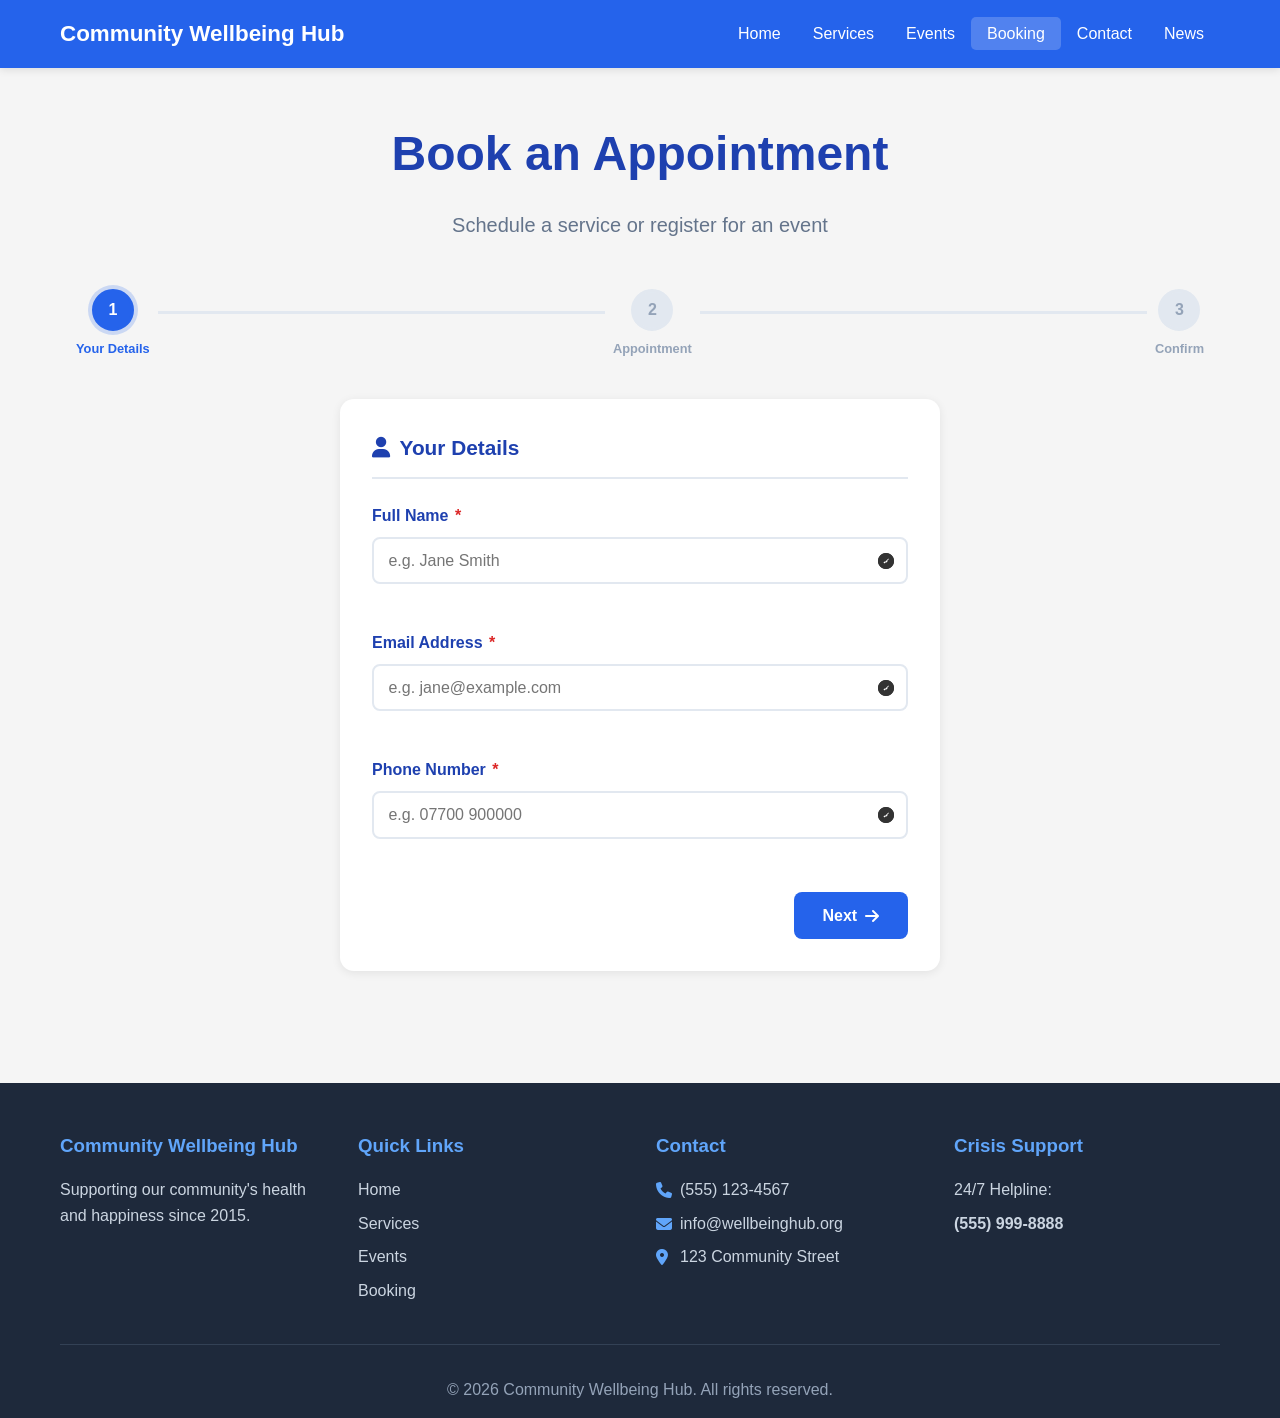
<file: booking.html>
<!doctype html>
<html lang="en">
  <head>
    <meta charset="UTF-8" />
    <meta name="viewport" content="width=device-width, initial-scale=1.0" />
    <title>Booking – Community Wellbeing Hub</title>
    <link rel="stylesheet" href="style.css" />
    <link rel="stylesheet" href="https://cdnjs.cloudflare.com/ajax/libs/font-awesome/6.5.0/css/all.min.css" />
  </head>
  <body>
    <a href="#mainContent" class="skip-link">Skip to main content</a>

    <nav class="navbar" aria-label="Main navigation">
      <div class="container">
        <div class="nav-brand"><span class="brand-name">Community Wellbeing Hub</span></div>
        <button class="nav-toggle" id="navToggle" aria-label="Toggle navigation" aria-expanded="false">☰</button>
        <ul class="nav-menu" id="navMenu">
          <li><a href="index.html"    class="nav-link">Home</a></li>
          <li><a href="services.html" class="nav-link">Services</a></li>
          <li><a href="events.html"   class="nav-link">Events</a></li>
          <li><a href="booking.html"  class="nav-link active" aria-current="page">Booking</a></li>
          <li><a href="contact.html"  class="nav-link">Contact</a></li>
          <li><a href="news.html"     class="nav-link">News</a></li>
        </ul>
      </div>
    </nav>

    <main id="mainContent">
      <section class="page-section">
        <div class="container">
          <div class="page-header">
            <h1>Book an Appointment</h1>
            <p>Schedule a service or register for an event</p>
          </div>

          <!-- ═══ WIZARD PROGRESS BAR ═══ -->
          <div class="wizard-progress" aria-label="Booking progress">
            <div class="wizard-step-item active" id="prog-1">
              <div class="wizard-bubble">1</div>
              <span class="wizard-step-label">Your Details</span>
            </div>
            <div class="wizard-connector"></div>
            <div class="wizard-step-item" id="prog-2">
              <div class="wizard-bubble">2</div>
              <span class="wizard-step-label">Appointment</span>
            </div>
            <div class="wizard-connector"></div>
            <div class="wizard-step-item" id="prog-3">
              <div class="wizard-bubble">3</div>
              <span class="wizard-step-label">Confirm</span>
            </div>
          </div>

          <div class="form-container">
            <form id="bookingForm" novalidate>

              <!-- ═══ STEP 1 — Personal Details ═══ -->
              <div class="wizard-panel active" id="step-1" aria-labelledby="step1-heading">
                <h2 class="wizard-panel-title" id="step1-heading">
                  <i class="fa-solid fa-user" aria-hidden="true"></i> Your Details
                </h2>

                <div class="form-group" id="grp-fullName">
                  <label for="fullName">Full Name <span class="req-star" aria-hidden="true">*</span></label>
                  <div class="input-wrap">
                    <input type="text" id="fullName" name="fullName" autocomplete="name"
                           aria-required="true" aria-describedby="err-fullName" placeholder="e.g. Jane Smith" />
                    <i class="fa-solid fa-circle-check field-icon-ok"  aria-hidden="true"></i>
                    <i class="fa-solid fa-circle-xmark field-icon-err" aria-hidden="true"></i>
                  </div>
                  <span class="field-error" id="err-fullName" role="alert" aria-live="polite"></span>
                </div>

                <div class="form-group" id="grp-email">
                  <label for="email">Email Address <span class="req-star" aria-hidden="true">*</span></label>
                  <div class="input-wrap">
                    <input type="email" id="email" name="email" autocomplete="email"
                           aria-required="true" aria-describedby="err-email" placeholder="e.g. jane@example.com" />
                    <i class="fa-solid fa-circle-check field-icon-ok"  aria-hidden="true"></i>
                    <i class="fa-solid fa-circle-xmark field-icon-err" aria-hidden="true"></i>
                  </div>
                  <span class="field-error" id="err-email" role="alert" aria-live="polite"></span>
                </div>

                <div class="form-group" id="grp-phone">
                  <label for="phone">Phone Number <span class="req-star" aria-hidden="true">*</span></label>
                  <div class="input-wrap">
                    <input type="tel" id="phone" name="phone" autocomplete="tel"
                           aria-required="true" aria-describedby="err-phone" placeholder="e.g. 07700 900000" />
                    <i class="fa-solid fa-circle-check field-icon-ok"  aria-hidden="true"></i>
                    <i class="fa-solid fa-circle-xmark field-icon-err" aria-hidden="true"></i>
                  </div>
                  <span class="field-error" id="err-phone" role="alert" aria-live="polite"></span>
                </div>

                <div class="wizard-nav">
                  <span></span>
                  <button type="button" class="btn btn-primary-blue" id="next-1">
                    Next <i class="fa-solid fa-arrow-right" aria-hidden="true"></i>
                  </button>
                </div>
              </div>

              <!-- ═══ STEP 2 — Appointment ═══ -->
              <div class="wizard-panel" id="step-2" aria-labelledby="step2-heading">
                <h2 class="wizard-panel-title" id="step2-heading">
                  <i class="fa-solid fa-calendar-days" aria-hidden="true"></i> Appointment Details
                </h2>

                <div class="form-group" id="grp-serviceType">
                  <label for="serviceType">Service Type <span class="req-star" aria-hidden="true">*</span></label>
                  <div class="input-wrap">
                    <select id="serviceType" name="serviceType" aria-required="true" aria-describedby="err-serviceType">
                      <option value="">-- Please Select --</option>
                      <option value="counseling">Individual Counseling</option>
                      <option value="group">Group Therapy</option>
                      <option value="mindfulness">Mindfulness &amp; Meditation</option>
                      <option value="fitness">Fitness Programs</option>
                      <option value="nutrition">Nutrition Counseling</option>
                      <option value="parenting">Parenting Support</option>
                      <option value="workshop">Life Skills Workshop</option>
                      <option value="event">Event Registration</option>
                    </select>
                    <i class="fa-solid fa-circle-check field-icon-ok"  aria-hidden="true"></i>
                    <i class="fa-solid fa-circle-xmark field-icon-err" aria-hidden="true"></i>
                  </div>
                  <span class="field-error" id="err-serviceType" role="alert" aria-live="polite"></span>
                </div>

                <!-- Visual Calendar -->
                <div class="form-group" id="grp-preferredDate">
                  <label>Preferred Date <span class="req-star" aria-hidden="true">*</span></label>
                  <span class="field-hint">
                    <i class="fa-solid fa-circle-info" aria-hidden="true"></i>
                    Open Mon–Sat. Past dates and Sundays are unavailable.
                  </span>
                  <!-- Hidden input keeps the value for validation -->
                  <input type="hidden" id="preferredDate" name="preferredDate" aria-required="true" />

                  <div class="cal-wrap" role="application" aria-label="Date picker calendar">
                    <div class="cal-header">
                      <button type="button" class="cal-nav" id="cal-prev" aria-label="Previous month">
                        <i class="fa-solid fa-chevron-left"></i>
                      </button>
                      <span class="cal-month-label" id="cal-month-label" aria-live="polite"></span>
                      <button type="button" class="cal-nav" id="cal-next" aria-label="Next month">
                        <i class="fa-solid fa-chevron-right"></i>
                      </button>
                    </div>
                    <div class="cal-days-header" aria-hidden="true">
                      <span>Su</span><span>Mo</span><span>Tu</span><span>We</span>
                      <span>Th</span><span>Fr</span><span>Sa</span>
                    </div>
                    <div class="cal-grid" id="calGrid" role="grid" aria-label="Calendar dates"></div>
                  </div>
                  <span class="field-error" id="err-preferredDate" role="alert" aria-live="polite"></span>
                </div>

                <!-- Time Slots -->
                <div class="form-group" id="grp-preferredTime">
                  <label for="preferredTime">Preferred Time <span class="req-star" aria-hidden="true">*</span></label>
                  <div class="input-wrap">
                    <select id="preferredTime" name="preferredTime" aria-required="true"
                            aria-describedby="err-preferredTime" disabled>
                      <option value="">-- Choose a date first --</option>
                    </select>
                    <i class="fa-solid fa-circle-check field-icon-ok"  aria-hidden="true"></i>
                    <i class="fa-solid fa-circle-xmark field-icon-err" aria-hidden="true"></i>
                  </div>
                  <div class="slot-legend" aria-label="Slot availability legend">
                    <span class="slot-dot slot-available" aria-hidden="true"></span><span>Available</span>
                    <span class="slot-dot slot-limited"   aria-hidden="true"></span><span>Limited</span>
                    <span class="slot-dot slot-full"      aria-hidden="true"></span><span>Full</span>
                  </div>
                  <div class="slot-panel" id="slotPanel" aria-label="Available time slots" style="display:none;"></div>
                  <span class="field-error" id="err-preferredTime" role="alert" aria-live="polite"></span>
                </div>

                <div class="form-group">
                  <label for="message">Additional Information <span class="optional-tag">(optional)</span></label>
                  <textarea id="message" name="message"
                    placeholder="Please share any specific needs or questions..."
                    aria-describedby="hint-message"></textarea>
                  <span class="field-hint" id="hint-message">
                    <i class="fa-solid fa-circle-info" aria-hidden="true"></i>
                    Any context helps us prepare for your session.
                  </span>
                </div>

                <div class="wizard-nav">
                  <button type="button" class="btn btn-outline-back" id="back-2">
                    <i class="fa-solid fa-arrow-left" aria-hidden="true"></i> Back
                  </button>
                  <button type="button" class="btn btn-primary-blue" id="next-2">
                    Next <i class="fa-solid fa-arrow-right" aria-hidden="true"></i>
                  </button>
                </div>
              </div>

              <!-- ═══ STEP 3 — Review & Confirm ═══ -->
              <div class="wizard-panel" id="step-3" aria-labelledby="step3-heading">
                <h2 class="wizard-panel-title" id="step3-heading">
                  <i class="fa-solid fa-clipboard-check" aria-hidden="true"></i> Review &amp; Confirm
                </h2>
                <p class="wizard-review-intro">Please check your details before submitting.</p>

                <div class="review-card">
                  <div class="review-section">
                    <h3><i class="fa-solid fa-user" aria-hidden="true"></i> Your Details</h3>
                    <div class="review-row"><span>Name</span><strong id="rev-name">—</strong></div>
                    <div class="review-row"><span>Email</span><strong id="rev-email">—</strong></div>
                    <div class="review-row"><span>Phone</span><strong id="rev-phone">—</strong></div>
                  </div>
                  <div class="review-section">
                    <h3><i class="fa-solid fa-calendar-days" aria-hidden="true"></i> Appointment</h3>
                    <div class="review-row"><span>Service</span><strong id="rev-service">—</strong></div>
                    <div class="review-row"><span>Date</span><strong id="rev-date">—</strong></div>
                    <div class="review-row"><span>Time</span><strong id="rev-time">—</strong></div>
                    <div class="review-row" id="rev-notes-row" style="display:none;">
                      <span>Notes</span><strong id="rev-notes">—</strong>
                    </div>
                  </div>
                </div>

                <label class="review-consent">
                  <input type="checkbox" id="consentCheck" aria-required="true" />
                  I confirm the details above are correct and consent to being contacted.
                </label>
                <span class="field-error" id="err-consent" role="alert" aria-live="polite"></span>

                <div class="wizard-nav">
                  <button type="button" class="btn btn-outline-back" id="back-3">
                    <i class="fa-solid fa-arrow-left" aria-hidden="true"></i> Back
                  </button>
                  <button type="submit" class="btn btn-primary-blue">
                    <i class="fa-solid fa-calendar-check" aria-hidden="true"></i> Confirm Booking
                  </button>
                </div>
              </div>

            </form>
          </div>
        </div>
      </section>
    </main>

    <footer class="footer">
      <div class="container">
        <div class="footer-content">
          <div class="footer-section">
            <h3>Community Wellbeing Hub</h3>
            <p>Supporting our community's health and happiness since 2015.</p>
          </div>
          <div class="footer-section">
            <h3>Quick Links</h3>
            <ul>
              <li><a href="index.html">Home</a></li>
              <li><a href="services.html">Services</a></li>
              <li><a href="events.html">Events</a></li>
              <li><a href="booking.html">Booking</a></li>
            </ul>
          </div>
          <div class="footer-section">
            <h3>Contact</h3>
            <p><i class="fa-solid fa-phone" aria-hidden="true"></i> (555) 123-4567</p>
            <p><i class="fa-solid fa-envelope" aria-hidden="true"></i> info@wellbeinghub.org</p>
            <p><i class="fa-solid fa-location-dot" aria-hidden="true"></i> 123 Community Street</p>
          </div>
          <div class="footer-section">
            <h3>Crisis Support</h3>
            <p>24/7 Helpline:</p>
            <p><strong>(555) 999-8888</strong></p>
          </div>
        </div>
        <div class="footer-bottom">
          <p>&copy; 2026 Community Wellbeing Hub. All rights reserved.</p>
        </div>
      </div>
    </footer>

    <!-- Feedback Modal -->
    <div class="feedback-overlay" id="feedbackOverlay">
      <div class="feedback-modal" role="dialog" aria-modal="true" aria-labelledby="feedbackTitle">
        <button class="feedback-x" onclick="closeFeedbackModal()" aria-label="Close dialog">&times;</button>
        <div class="feedback-icon" aria-hidden="true">
          <svg viewBox="0 0 24 24" fill="none" stroke="#059669" stroke-width="2.5"
               stroke-linecap="round" stroke-linejoin="round" width="38" height="38">
            <polyline points="20 6 9 17 4 12"/>
          </svg>
        </div>
        <h2 id="feedbackTitle">Booking confirmed!</h2>
        <p id="feedbackBody">We'll contact you within 24 hours to confirm your appointment.</p>
        <div class="feedback-ref-box">
          <span id="feedbackRefLabel">Booking reference</span>:
          <strong id="feedbackRef">WH-2026-0000</strong>
        </div>
        <div class="feedback-actions">
          <button class="feedback-close-btn" onclick="closeFeedbackModal()">
            <i class="fa-solid fa-check" aria-hidden="true"></i> Done
          </button>
          <a href="index.html" class="feedback-home-btn">
            <i class="fa-solid fa-house" aria-hidden="true"></i> Back to home
          </a>
        </div>
      </div>
    </div>

    <script src="action.js"></script>
  </body>
</html>
</file>
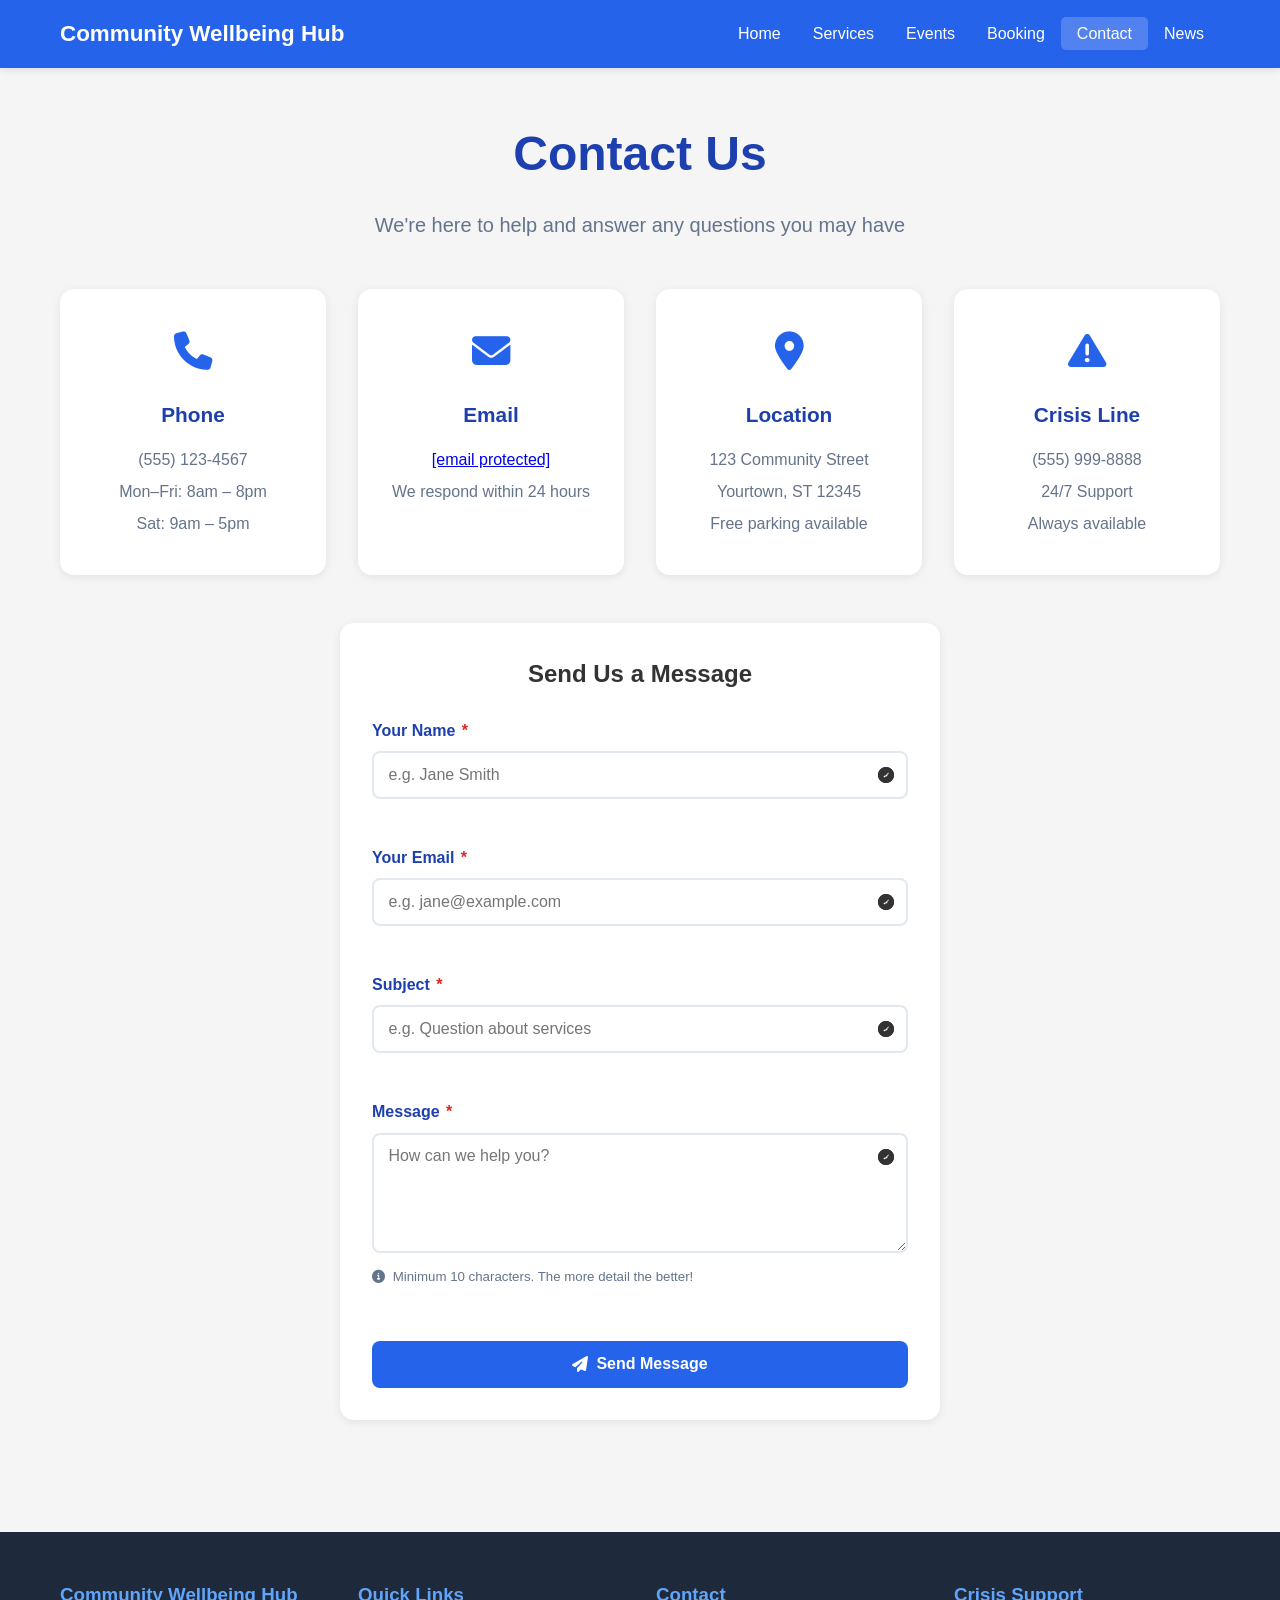
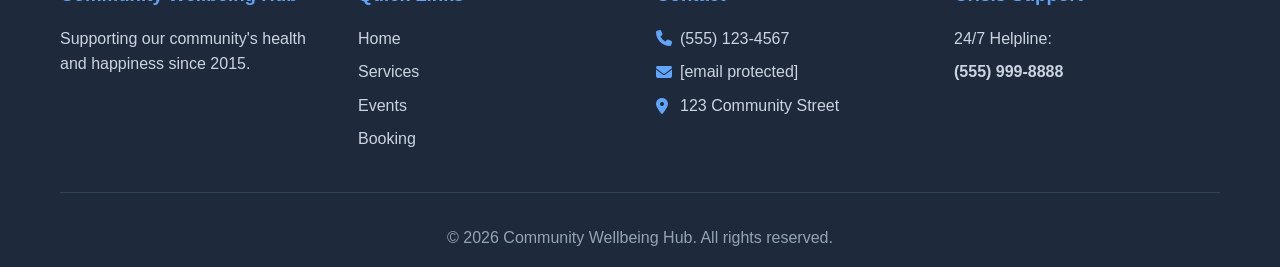
<file: contact.html>
<!doctype html>
<html lang="en">
  <head>
    <meta charset="UTF-8" />
    <meta name="viewport" content="width=device-width, initial-scale=1.0" />
    <title>Contact – Community Wellbeing Hub</title>
    <link rel="stylesheet" href="style.css" />
    <link
      rel="stylesheet"
      href="https://cdnjs.cloudflare.com/ajax/libs/font-awesome/6.5.0/css/all.min.css"
    />
  </head>
  <body>
    <!-- WCAG: Skip to main content -->
    <a href="#mainContent" class="skip-link">Skip to main content</a>

    <!-- Navigation -->
    <nav class="navbar" aria-label="Main navigation">
      <div class="container">
        <div class="nav-brand">
          <span class="brand-name">Community Wellbeing Hub</span>
        </div>
        <button
          class="nav-toggle"
          id="navToggle"
          aria-label="Toggle navigation"
          aria-expanded="false"
        >
          ☰
        </button>
        <ul class="nav-menu" id="navMenu">
          <li><a href="index.html" class="nav-link">Home</a></li>
          <li><a href="services.html" class="nav-link">Services</a></li>
          <li><a href="events.html" class="nav-link">Events</a></li>
          <li><a href="booking.html" class="nav-link">Booking</a></li>
          <li>
            <a href="contact.html" class="nav-link active" aria-current="page"
              >Contact</a
            >
          </li>
          <li><a href="news.html" class="nav-link">News</a></li>
        </ul>
      </div>
    </nav>

    <main id="mainContent">
      <section class="page-section">
        <div class="container">
          <div class="page-header">
            <h1>Contact Us</h1>
            <p>We're here to help and answer any questions you may have</p>
          </div>

          <!-- Contact cards -->
          <div class="contact-info">
            <div class="contact-card">
              <div class="contact-icon">
                <i class="fa-solid fa-phone" aria-hidden="true"></i>
              </div>
              <h3>Phone</h3>
              <p>(555) 123-4567</p>
              <p>Mon–Fri: 8am – 8pm</p>
              <p>Sat: 9am – 5pm</p>
            </div>
            <div class="contact-card">
              <div class="contact-icon">
                <i class="fa-solid fa-envelope" aria-hidden="true"></i>
              </div>
              <h3>Email</h3>
              <p><a href="/cdn-cgi/l/email-protection" class="__cf_email__" data-cfemail="81e8efe7eec1f6e4edede3e4e8efe6e9f4e3afeef3e6">[email&#160;protected]</a></p>
              <p>We respond within 24 hours</p>
            </div>
            <div class="contact-card">
              <div class="contact-icon">
                <i class="fa-solid fa-location-dot" aria-hidden="true"></i>
              </div>
              <h3>Location</h3>
              <p>123 Community Street</p>
              <p>Yourtown, ST 12345</p>
              <p>Free parking available</p>
            </div>
            <div class="contact-card">
              <div class="contact-icon">
                <i
                  class="fa-solid fa-triangle-exclamation"
                  aria-hidden="true"
                ></i>
              </div>
              <h3>Crisis Line</h3>
              <p>(555) 999-8888</p>
              <p>24/7 Support</p>
              <p>Always available</p>
            </div>
          </div>

          <!-- Contact form -->
          <div class="form-container">
            <h2 style="margin-bottom: 1.5rem; text-align: center">
              Send Us a Message
            </h2>
            <form id="contactForm" novalidate>
              <!-- Name -->
              <div class="form-group" id="grp-contactName">
                <label for="contactName"
                  >Your Name
                  <span class="req-star" aria-hidden="true">*</span></label
                >
                <div class="input-wrap">
                  <input
                    type="text"
                    id="contactName"
                    name="contactName"
                    autocomplete="name"
                    aria-required="true"
                    aria-describedby="err-contactName"
                    placeholder="e.g. Jane Smith"
                  />
                  <i
                    class="fa-solid fa-circle-check field-icon-ok"
                    aria-hidden="true"
                  ></i>
                  <i
                    class="fa-solid fa-circle-xmark field-icon-err"
                    aria-hidden="true"
                  ></i>
                </div>
                <span
                  class="field-error"
                  id="err-contactName"
                  role="alert"
                  aria-live="polite"
                ></span>
              </div>

              <!-- Email -->
              <div class="form-group" id="grp-contactEmail">
                <label for="contactEmail"
                  >Your Email
                  <span class="req-star" aria-hidden="true">*</span></label
                >
                <div class="input-wrap">
                  <input
                    type="email"
                    id="contactEmail"
                    name="contactEmail"
                    autocomplete="email"
                    aria-required="true"
                    aria-describedby="err-contactEmail"
                    placeholder="e.g. jane@example.com"
                  />
                  <i
                    class="fa-solid fa-circle-check field-icon-ok"
                    aria-hidden="true"
                  ></i>
                  <i
                    class="fa-solid fa-circle-xmark field-icon-err"
                    aria-hidden="true"
                  ></i>
                </div>
                <span
                  class="field-error"
                  id="err-contactEmail"
                  role="alert"
                  aria-live="polite"
                ></span>
              </div>

              <!-- Subject -->
              <div class="form-group" id="grp-contactSubject">
                <label for="contactSubject"
                  >Subject
                  <span class="req-star" aria-hidden="true">*</span></label
                >
                <div class="input-wrap">
                  <input
                    type="text"
                    id="contactSubject"
                    name="contactSubject"
                    aria-required="true"
                    aria-describedby="err-contactSubject"
                    placeholder="e.g. Question about services"
                  />
                  <i
                    class="fa-solid fa-circle-check field-icon-ok"
                    aria-hidden="true"
                  ></i>
                  <i
                    class="fa-solid fa-circle-xmark field-icon-err"
                    aria-hidden="true"
                  ></i>
                </div>
                <span
                  class="field-error"
                  id="err-contactSubject"
                  role="alert"
                  aria-live="polite"
                ></span>
              </div>

              <!-- Message -->
              <div class="form-group" id="grp-contactMessage">
                <label for="contactMessage"
                  >Message
                  <span class="req-star" aria-hidden="true">*</span></label
                >
                <div class="input-wrap">
                  <textarea
                    id="contactMessage"
                    name="contactMessage"
                    aria-required="true"
                    aria-describedby="err-contactMessage hint-contactMessage"
                    placeholder="How can we help you?"
                  ></textarea>
                  <i
                    class="fa-solid fa-circle-check field-icon-ok"
                    aria-hidden="true"
                  ></i>
                  <i
                    class="fa-solid fa-circle-xmark field-icon-err"
                    aria-hidden="true"
                  ></i>
                </div>
                <span class="field-hint" id="hint-contactMessage">
                  <i class="fa-solid fa-circle-info" aria-hidden="true"></i>
                  Minimum 10 characters. The more detail the better!
                </span>
                <span
                  class="field-error"
                  id="err-contactMessage"
                  role="alert"
                  aria-live="polite"
                ></span>
              </div>

              <button type="submit" class="btn btn-primary-blue submit-btn">
                <i class="fa-solid fa-paper-plane" aria-hidden="true"></i>
                Send Message
              </button>
            </form>
          </div>
        </div>
      </section>
    </main>

    <!-- Footer -->
    <footer class="footer">
      <div class="container">
        <div class="footer-content">
          <div class="footer-section">
            <h3>Community Wellbeing Hub</h3>
            <p>Supporting our community's health and happiness since 2015.</p>
          </div>
          <div class="footer-section">
            <h3>Quick Links</h3>
            <ul>
              <li><a href="index.html">Home</a></li>
              <li><a href="services.html">Services</a></li>
              <li><a href="events.html">Events</a></li>
              <li><a href="booking.html">Booking</a></li>
            </ul>
          </div>
          <div class="footer-section">
            <h3>Contact</h3>
            <p>
              <i class="fa-solid fa-phone" aria-hidden="true"></i> (555)
              123-4567
            </p>
            <p>
              <i class="fa-solid fa-envelope" aria-hidden="true"></i>
              <a href="/cdn-cgi/l/email-protection" class="__cf_email__" data-cfemail="325b5c545d7245575e5e50575b5c555a47501c5d4055">[email&#160;protected]</a>
            </p>
            <p>
              <i class="fa-solid fa-location-dot" aria-hidden="true"></i> 123
              Community Street
            </p>
          </div>
          <div class="footer-section">
            <h3>Crisis Support</h3>
            <p>24/7 Helpline:</p>
            <p><strong>(555) 999-8888</strong></p>
          </div>
        </div>
        <div class="footer-bottom">
          <p>&copy; 2026 Community Wellbeing Hub. All rights reserved.</p>
        </div>
      </div>
    </footer>

    <!-- Feedback Modal -->
    <div class="feedback-overlay" id="feedbackOverlay">
      <div
        class="feedback-modal"
        role="dialog"
        aria-modal="true"
        aria-labelledby="feedbackTitle"
      >
        <button
          class="feedback-x"
          onclick="closeFeedbackModal()"
          aria-label="Close dialog"
        >
          &times;
        </button>
        <div class="feedback-icon" aria-hidden="true">
          <svg
            viewBox="0 0 24 24"
            fill="none"
            stroke="#059669"
            stroke-width="2.5"
            stroke-linecap="round"
            stroke-linejoin="round"
            width="38"
            height="38"
          >
            <polyline points="20 6 9 17 4 12" />
          </svg>
        </div>
        <h2 id="feedbackTitle">Message sent!</h2>
        <p id="feedbackBody">We'll get back to you within 24 hours.</p>
        <div class="feedback-ref-box">
          <span id="feedbackRefLabel">Message reference</span>:
          <strong id="feedbackRef">WH-2026-0000</strong>
        </div>
        <div class="feedback-actions">
          <button class="feedback-close-btn" onclick="closeFeedbackModal()">
            <i class="fa-solid fa-check" aria-hidden="true"></i> Done
          </button>
</file>
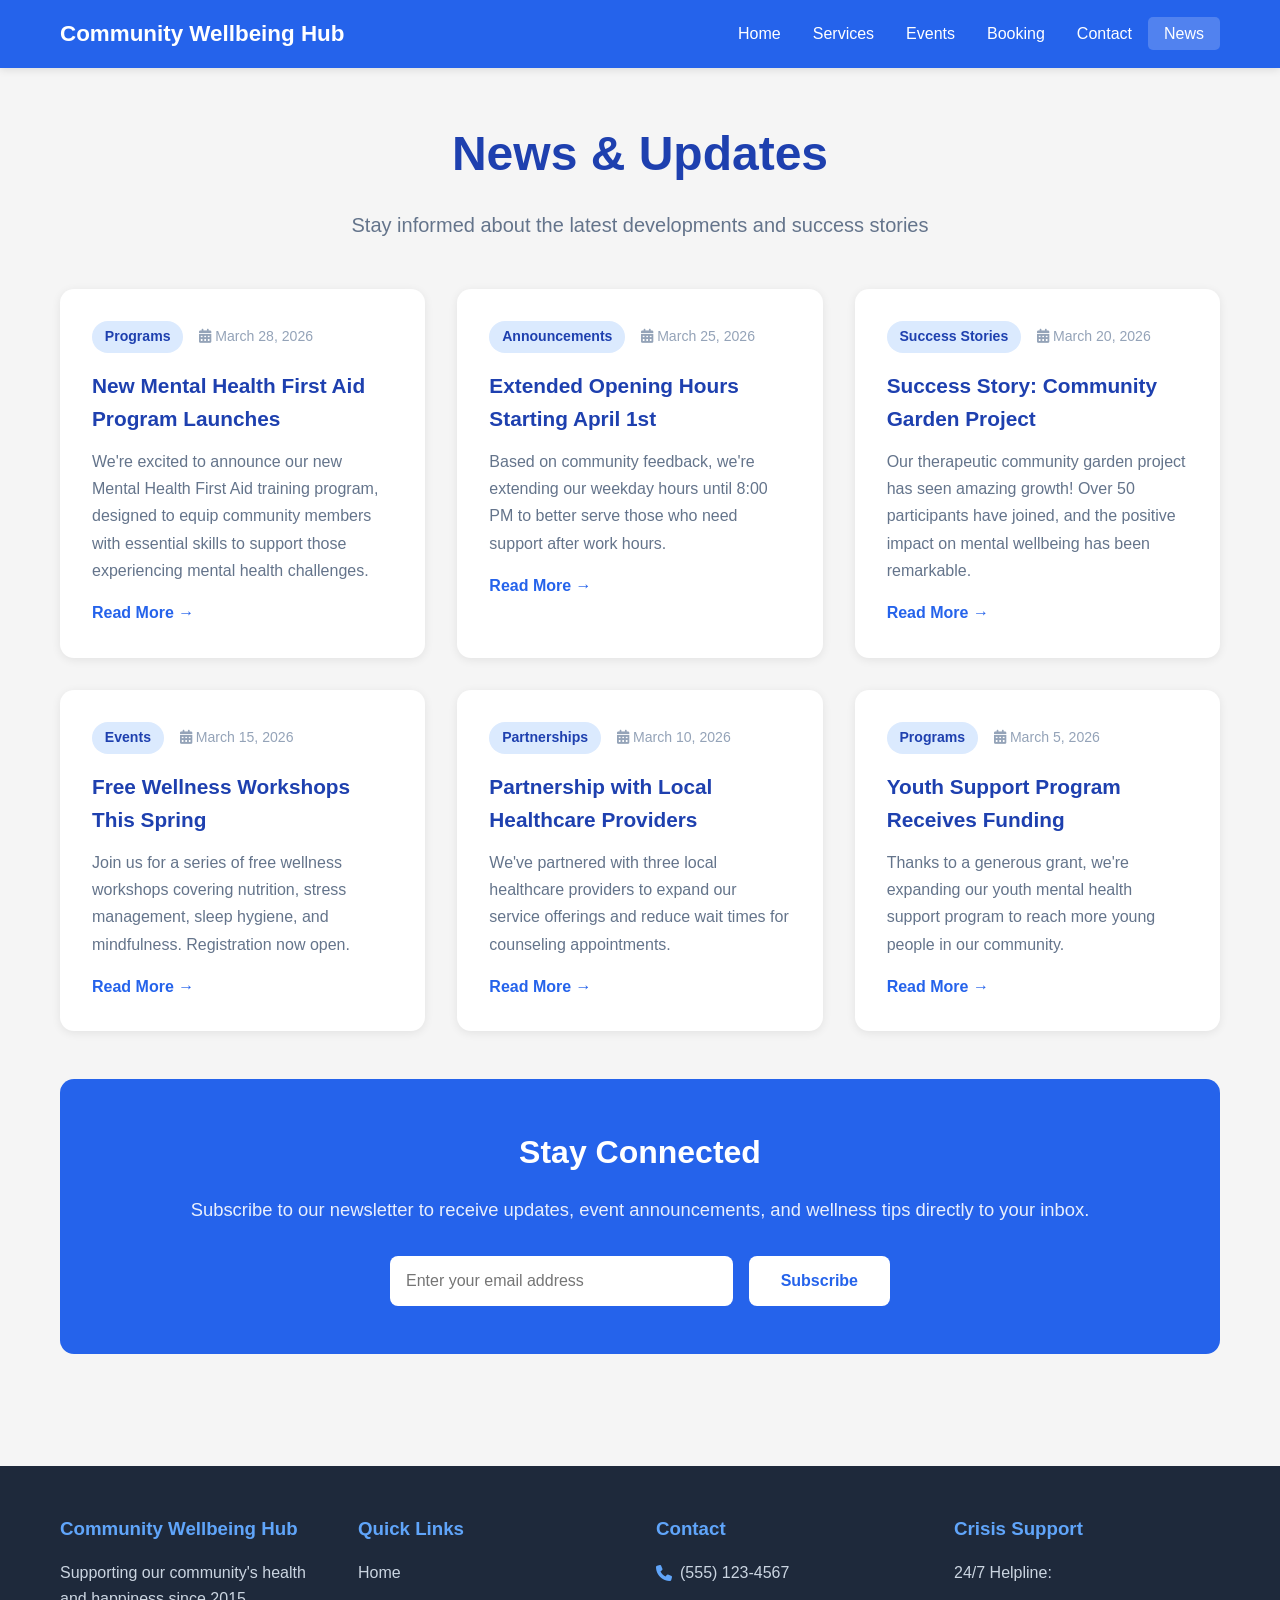
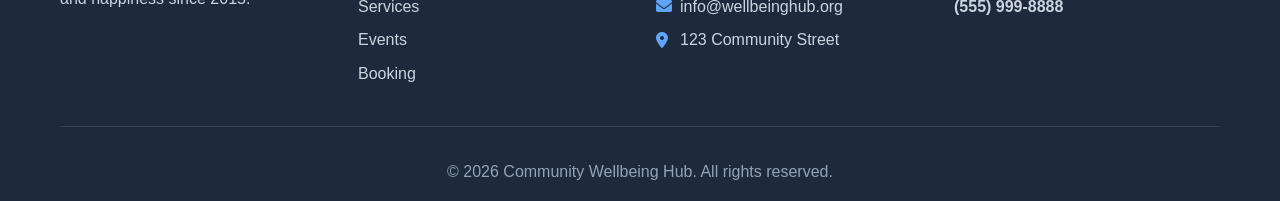
<file: news.html>
<!doctype html>
<html lang="en">
  <head>
    <meta charset="UTF-8" />
    <meta name="viewport" content="width=device-width, initial-scale=1.0" />
    <title>News - Community Wellbeing Hub</title>
    <link rel="stylesheet" href="style.css" />
    <link rel="stylesheet" href="https://cdnjs.cloudflare.com/ajax/libs/font-awesome/6.5.0/css/all.min.css" />
  </head>
  <body>
    <a href="#mainContent" class="skip-link">Skip to main content</a>
    <nav class="navbar" aria-label="Main navigation">
      <div class="container">
        <div class="nav-brand"><span class="brand-name">Community Wellbeing Hub</span></div>
        <button class="nav-toggle" id="navToggle" aria-label="Toggle navigation" aria-expanded="false">☰</button>
        <ul class="nav-menu" id="navMenu">
          <li><a href="index.html"    class="nav-link">Home</a></li>
          <li><a href="services.html" class="nav-link">Services</a></li>
          <li><a href="events.html"   class="nav-link">Events</a></li>
          <li><a href="booking.html"  class="nav-link">Booking</a></li>
          <li><a href="contact.html"  class="nav-link">Contact</a></li>
          <li><a href="news.html"     class="nav-link active" aria-current="page">News</a></li>
        </ul>
      </div>
    </nav>

    <main id="mainContent">
      <section class="page-section">
        <div class="container">
          <div class="page-header">
            <h1>News &amp; Updates</h1>
            <p>Stay informed about the latest developments and success stories</p>
          </div>
          <div class="news-grid">
            <article class="news-card" id="news-mhfa">
              <div class="news-meta">
                <span class="news-category">Programs</span>
                <span class="news-date"><i class="fa-solid fa-calendar-days" aria-hidden="true"></i> March 28, 2026</span>
              </div>
              <h3>New Mental Health First Aid Program Launches</h3>
              <p>We're excited to announce our new Mental Health First Aid training program, designed to equip community members with essential skills to support those experiencing mental health challenges.</p>
              <a href="#news-mhfa" class="read-more">Read More &rarr;</a>
            </article>
            <article class="news-card" id="news-hours">
              <div class="news-meta">
                <span class="news-category">Announcements</span>
                <span class="news-date"><i class="fa-solid fa-calendar-days" aria-hidden="true"></i> March 25, 2026</span>
              </div>
              <h3>Extended Opening Hours Starting April 1st</h3>
              <p>Based on community feedback, we're extending our weekday hours until 8:00 PM to better serve those who need support after work hours.</p>
              <a href="#news-hours" class="read-more">Read More &rarr;</a>
            </article>
            <article class="news-card" id="news-garden">
              <div class="news-meta">
                <span class="news-category">Success Stories</span>
                <span class="news-date"><i class="fa-solid fa-calendar-days" aria-hidden="true"></i> March 20, 2026</span>
              </div>
              <h3>Success Story: Community Garden Project</h3>
              <p>Our therapeutic community garden project has seen amazing growth! Over 50 participants have joined, and the positive impact on mental wellbeing has been remarkable.</p>
              <a href="#news-garden" class="read-more">Read More &rarr;</a>
            </article>
            <article class="news-card" id="news-workshops">
              <div class="news-meta">
                <span class="news-category">Events</span>
                <span class="news-date"><i class="fa-solid fa-calendar-days" aria-hidden="true"></i> March 15, 2026</span>
              </div>
              <h3>Free Wellness Workshops This Spring</h3>
              <p>Join us for a series of free wellness workshops covering nutrition, stress management, sleep hygiene, and mindfulness. Registration now open.</p>
              <a href="#news-workshops" class="read-more">Read More &rarr;</a>
            </article>
            <article class="news-card" id="news-partners">
              <div class="news-meta">
                <span class="news-category">Partnerships</span>
                <span class="news-date"><i class="fa-solid fa-calendar-days" aria-hidden="true"></i> March 10, 2026</span>
              </div>
              <h3>Partnership with Local Healthcare Providers</h3>
              <p>We've partnered with three local healthcare providers to expand our service offerings and reduce wait times for counseling appointments.</p>
              <a href="#news-partners" class="read-more">Read More &rarr;</a>
            </article>
            <article class="news-card" id="news-youth">
              <div class="news-meta">
                <span class="news-category">Programs</span>
                <span class="news-date"><i class="fa-solid fa-calendar-days" aria-hidden="true"></i> March 5, 2026</span>
              </div>
              <h3>Youth Support Program Receives Funding</h3>
              <p>Thanks to a generous grant, we're expanding our youth mental health support program to reach more young people in our community.</p>
              <a href="#news-youth" class="read-more">Read More &rarr;</a>
            </article>
          </div>

          <div class="newsletter">
            <h2>Stay Connected</h2>
            <p>Subscribe to our newsletter to receive updates, event announcements, and wellness tips directly to your inbox.</p>
            <form class="newsletter-form" id="newsletterForm" novalidate>
              <input type="email" id="newsletterEmail" placeholder="Enter your email address" aria-label="Email address" required />
              <button type="submit">Subscribe</button>
            </form>
          </div>
        </div>
      </section>
    </main>

    <footer class="footer">
      <div class="container">
        <div class="footer-content">
          <div class="footer-section">
            <h3>Community Wellbeing Hub</h3>
            <p>Supporting our community's health and happiness since 2015.</p>
          </div>
          <div class="footer-section">
            <h3>Quick Links</h3>
            <ul>
              <li><a href="index.html">Home</a></li>
              <li><a href="services.html">Services</a></li>
              <li><a href="events.html">Events</a></li>
              <li><a href="booking.html">Booking</a></li>
            </ul>
          </div>
          <div class="footer-section">
            <h3>Contact</h3>
            <p><i class="fa-solid fa-phone" aria-hidden="true"></i> (555) 123-4567</p>
            <p><i class="fa-solid fa-envelope" aria-hidden="true"></i> info@wellbeinghub.org</p>
            <p><i class="fa-solid fa-location-dot" aria-hidden="true"></i> 123 Community Street</p>
          </div>
          <div class="footer-section">
            <h3>Crisis Support</h3>
            <p>24/7 Helpline:</p>
            <p><strong>(555) 999-8888</strong></p>
          </div>
        </div>
        <div class="footer-bottom">
          <p>&copy; 2026 Community Wellbeing Hub. All rights reserved.</p>
        </div>
      </div>
    </footer>

    <!-- Feedback Modal -->
    <div class="feedback-overlay" id="feedbackOverlay">
      <div class="feedback-modal" role="dialog" aria-modal="true" aria-labelledby="feedbackTitle">
        <button class="feedback-x" onclick="closeFeedbackModal()" aria-label="Close dialog">&times;</button>
        <div class="feedback-icon" aria-hidden="true">
          <svg viewBox="0 0 24 24" fill="none" stroke="#059669" stroke-width="2.5" stroke-linecap="round" stroke-linejoin="round" width="38" height="38">
            <polyline points="20 6 9 17 4 12"/>
          </svg>
        </div>
        <h2 id="feedbackTitle">You're subscribed!</h2>
        <p id="feedbackBody">Welcome! You'll receive our latest news, events, and wellness tips straight to your inbox.</p>
        <div class="feedback-ref-box">
          <span id="feedbackRefLabel">Subscriber reference</span>:
          <strong id="feedbackRef">WH-2026-0000</strong>
        </div>
        <div class="feedback-actions">
          <button class="feedback-close-btn" onclick="closeFeedbackModal()">
            <i class="fa-solid fa-check" aria-hidden="true"></i> Done
          </button>
          <a href="index.html" class="feedback-home-btn">
            <i class="fa-solid fa-house" aria-hidden="true"></i> Back to home
          </a>
        </div>
      </div>
    </div>

    <script src="action.js"></script>
  </body>
</html>
</file>
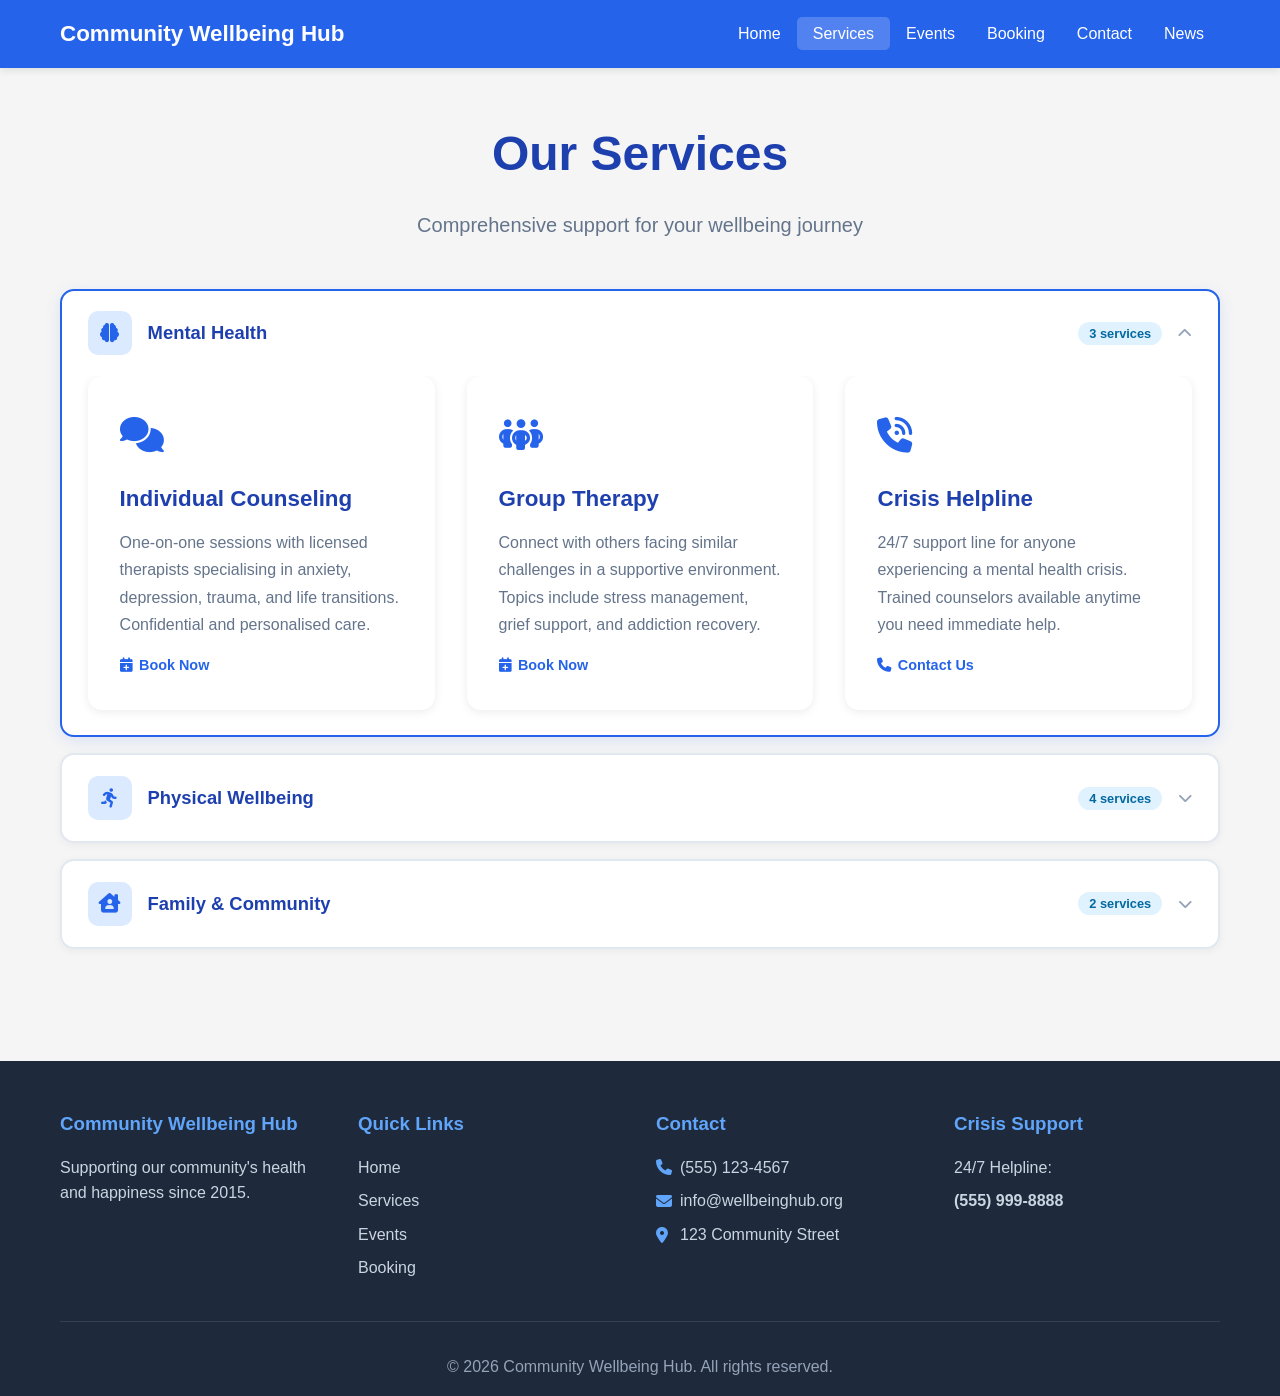
<file: services.html>
<!doctype html>
<html lang="en">
  <head>
    <meta charset="UTF-8" />
    <meta name="viewport" content="width=device-width, initial-scale=1.0" />
    <title>Services - Community Wellbeing Hub</title>
    <link rel="stylesheet" href="style.css" />
    <link rel="stylesheet" href="https://cdnjs.cloudflare.com/ajax/libs/font-awesome/6.5.0/css/all.min.css" />
  </head>
  <body>
    <a href="#mainContent" class="skip-link">Skip to main content</a>

    <nav class="navbar" aria-label="Main navigation">
      <div class="container">
        <div class="nav-brand"><span class="brand-name">Community Wellbeing Hub</span></div>
        <button class="nav-toggle" id="navToggle" aria-label="Toggle navigation" aria-expanded="false">☰</button>
        <ul class="nav-menu" id="navMenu">
          <li><a href="index.html"    class="nav-link">Home</a></li>
          <li><a href="services.html" class="nav-link active" aria-current="page">Services</a></li>
          <li><a href="events.html"   class="nav-link">Events</a></li>
          <li><a href="booking.html"  class="nav-link">Booking</a></li>
          <li><a href="contact.html"  class="nav-link">Contact</a></li>
          <li><a href="news.html"     class="nav-link">News</a></li>
        </ul>
      </div>
    </nav>

    <main id="mainContent">
      <section class="page-section">
        <div class="container">
          <div class="page-header">
            <h1>Our Services</h1>
            <p>Comprehensive support for your wellbeing journey</p>
          </div>

          <!-- Accordion Service Directory -->
          <div class="accordion" id="serviceAccordion">

            <!-- ── Mental Health ─────────────────────────── -->
            <div class="accordion-item" id="acc-mental">
              <button class="accordion-header" aria-expanded="true" aria-controls="acc-mental-body">
                <span class="accordion-icon-wrap">
                  <i class="fa-solid fa-brain" aria-hidden="true"></i>
                </span>
                <span class="accordion-title">Mental Health</span>
                <span class="accordion-count">3 services</span>
                <i class="fa-solid fa-chevron-down accordion-chevron" aria-hidden="true"></i>
              </button>
              <div class="accordion-body" id="acc-mental-body" role="region" aria-labelledby="acc-mental">
                <div class="cards-grid">
                  <div class="card">
                    <div class="card-icon"><i class="fa-solid fa-comments"></i></div>
                    <h3>Individual Counseling</h3>
                    <p>One-on-one sessions with licensed therapists specialising in anxiety, depression, trauma, and life transitions. Confidential and personalised care.</p>
                    <a href="booking.html" class="card-book-btn"><i class="fa-solid fa-calendar-plus"></i> Book Now</a>
                  </div>
                  <div class="card">
                    <div class="card-icon"><i class="fa-solid fa-people-group"></i></div>
                    <h3>Group Therapy</h3>
                    <p>Connect with others facing similar challenges in a supportive environment. Topics include stress management, grief support, and addiction recovery.</p>
                    <a href="booking.html" class="card-book-btn"><i class="fa-solid fa-calendar-plus"></i> Book Now</a>
                  </div>
                  <div class="card">
                    <div class="card-icon"><i class="fa-solid fa-phone-volume"></i></div>
                    <h3>Crisis Helpline</h3>
                    <p>24/7 support line for anyone experiencing a mental health crisis. Trained counselors available anytime you need immediate help.</p>
                    <a href="contact.html" class="card-book-btn"><i class="fa-solid fa-phone"></i> Contact Us</a>
                  </div>
                </div>
              </div>
            </div>

            <!-- ── Physical Wellbeing ──────────────────────── -->
            <div class="accordion-item" id="acc-physical">
              <button class="accordion-header" aria-expanded="false" aria-controls="acc-physical-body">
                <span class="accordion-icon-wrap">
                  <i class="fa-solid fa-person-running" aria-hidden="true"></i>
                </span>
                <span class="accordion-title">Physical Wellbeing</span>
                <span class="accordion-count">4 services</span>
                <i class="fa-solid fa-chevron-down accordion-chevron" aria-hidden="true"></i>
              </button>
              <div class="accordion-body accordion-body--closed" id="acc-physical-body" role="region" aria-labelledby="acc-physical">
                <div class="cards-grid">
                  <div class="card">
                    <div class="card-icon"><i class="fa-solid fa-spa"></i></div>
                    <h3>Mindfulness &amp; Meditation</h3>
                    <p>Learn techniques to reduce stress, improve focus, and enhance emotional wellbeing through guided meditation and mindfulness practices.</p>
                    <a href="booking.html" class="card-book-btn"><i class="fa-solid fa-calendar-plus"></i> Book Now</a>
                  </div>
                  <div class="card">
                    <div class="card-icon"><i class="fa-solid fa-dumbbell"></i></div>
                    <h3>Fitness Programs</h3>
                    <p>Yoga, Pilates, walking groups, and fitness classes suitable for all ages and abilities. Improve your physical health in a welcoming atmosphere.</p>
                    <a href="booking.html" class="card-book-btn"><i class="fa-solid fa-calendar-plus"></i> Book Now</a>
                  </div>
                  <div class="card">
                    <div class="card-icon"><i class="fa-solid fa-apple-whole"></i></div>
                    <h3>Nutrition Counseling</h3>
                    <p>Work with registered dietitians to develop healthy eating habits, manage chronic conditions, and achieve your wellness goals.</p>
                    <a href="booking.html" class="card-book-btn"><i class="fa-solid fa-calendar-plus"></i> Book Now</a>
                  </div>
                  <div class="card">
                    <div class="card-icon"><i class="fa-solid fa-seedling"></i></div>
                    <h3>Community Garden</h3>
                    <p>Therapeutic gardening programme combining physical activity, nature connection, and social interaction for improved mental health.</p>
                    <a href="booking.html" class="card-book-btn"><i class="fa-solid fa-calendar-plus"></i> Book Now</a>
                  </div>
                </div>
              </div>
            </div>

            <!-- ── Family & Community ─────────────────────── -->
            <div class="accordion-item" id="acc-family">
              <button class="accordion-header" aria-expanded="false" aria-controls="acc-family-body">
                <span class="accordion-icon-wrap">
                  <i class="fa-solid fa-house-chimney-user" aria-hidden="true"></i>
                </span>
                <span class="accordion-title">Family &amp; Community</span>
                <span class="accordion-count">2 services</span>
                <i class="fa-solid fa-chevron-down accordion-chevron" aria-hidden="true"></i>
              </button>
              <div class="accordion-body accordion-body--closed" id="acc-family-body" role="region" aria-labelledby="acc-family">
                <div class="cards-grid">
                  <div class="card">
                    <div class="card-icon"><i class="fa-solid fa-baby"></i></div>
                    <h3>Parenting Support</h3>
                    <p>Classes and support groups for new parents, single parents, and families navigating the challenges of raising children at any age.</p>
                    <a href="booking.html" class="card-book-btn"><i class="fa-solid fa-calendar-plus"></i> Book Now</a>
                  </div>
                  <div class="card">
                    <div class="card-icon"><i class="fa-solid fa-graduation-cap"></i></div>
                    <h3>Life Skills Workshops</h3>
                    <p>Build confidence and independence with workshops on budgeting, job searching, communication skills, and personal development.</p>
                    <a href="booking.html" class="card-book-btn"><i class="fa-solid fa-calendar-plus"></i> Book Now</a>
                  </div>
                </div>
              </div>
            </div>

          </div><!-- /accordion -->
        </div>
      </section>
    </main>

    <footer class="footer">
      <div class="container">
        <div class="footer-content">
          <div class="footer-section">
            <h3>Community Wellbeing Hub</h3>
            <p>Supporting our community's health and happiness since 2015.</p>
          </div>
          <div class="footer-section">
            <h3>Quick Links</h3>
            <ul>
              <li><a href="index.html">Home</a></li>
              <li><a href="services.html">Services</a></li>
              <li><a href="events.html">Events</a></li>
              <li><a href="booking.html">Booking</a></li>
            </ul>
          </div>
          <div class="footer-section">
            <h3>Contact</h3>
            <p><i class="fa-solid fa-phone" aria-hidden="true"></i> (555) 123-4567</p>
            <p><i class="fa-solid fa-envelope" aria-hidden="true"></i> info@wellbeinghub.org</p>
            <p><i class="fa-solid fa-location-dot" aria-hidden="true"></i> 123 Community Street</p>
          </div>
          <div class="footer-section">
            <h3>Crisis Support</h3>
            <p>24/7 Helpline:</p>
            <p><strong>(555) 999-8888</strong></p>
          </div>
        </div>
        <div class="footer-bottom">
          <p>&copy; 2026 Community Wellbeing Hub. All rights reserved.</p>
        </div>
      </div>
    </footer>

    <script src="action.js"></script>
  </body>
</html>
</file>
<file: style.css>
* {
  margin: 0;
  padding: 0;
  box-sizing: border-box;
}
 
body {
  font-family: -apple-system, BlinkMacSystemFont, 'Segoe UI', Roboto, 'Helvetica Neue', Arial, sans-serif;
  line-height: 1.6;
  color: #333;
  background-color: #f5f5f5;
}
 
.container {
  max-width: 1200px;
  margin: 0 auto;
  padding: 0 20px;
}
 
/* ─── NAVBAR ─────────────────────────────────────── */
.navbar {
  background-color: #2563eb;
  color: white;
  padding: 1rem 0;
  position: sticky;
  top: 0;
  z-index: 1000;
  box-shadow: 0 2px 8px rgba(0,0,0,0.1);
  overflow: visible;
}
 
.navbar .container {
  display: flex;
  justify-content: space-between;
  align-items: center;
  position: relative;
}
 
.nav-brand {
  display: flex;
  align-items: center;
  gap: 10px;
  font-size: 1.4rem;
  font-weight: bold;
}
 
.nav-toggle {
  display: none;
  background: none;
  border: none;
  color: white;
  font-size: 1.5rem;
  cursor: pointer;
}
 
.nav-menu {
  display: flex;
  list-style: none;
  gap: 0;
  position: relative;
}
 
.nav-link {
  color: white;
  text-decoration: none;
  font-size: 1rem;
  padding: 0.5rem 1rem;
  border-radius: 5px;
  transition: background-color 0.3s;
}
 
.nav-link:hover,
.nav-link.active {
  background-color: rgba(255,255,255,0.2);
}

.nav-toggle:focus-visible,
.nav-link:focus-visible,
.btn:focus-visible,
.btn-primary-blue:focus-visible,
.event-register-btn:focus-visible,
.read-more:focus-visible,
.newsletter-form button:focus-visible,
.feedback-close-btn:focus-visible,
.feedback-home-btn:focus-visible,
.feedback-x:focus-visible,
input:focus-visible,
select:focus-visible,
textarea:focus-visible,
a:focus-visible {
  outline: 3px solid #facc15;
  outline-offset: 3px;
}
 
/* ─── HERO ───────────────────────────────────────── */
.hero {
  position: relative;
  min-height: 520px;
  display: flex;
  align-items: center;
  overflow: hidden;
  color: white;
  text-align: center;
}
 
.hero-bg {
  position: absolute;
  inset: 0;
  width: 100%;
  height: 115%;          /* slightly taller so parallax shift doesn't show gaps */
  object-fit: cover;
  object-position: center;
  will-change: transform; /* GPU compositing layer = butter smooth */
  transition: none;
}
 
/* About image parallax */
.about-image-wrap img {
  will-change: transform;
  transition: none;
}
 
/* Parallax divider banner (placed between sections) */
.parallax-banner {
  position: relative;
  min-height: 260px;
  overflow: hidden;
  display: flex;
  align-items: center;
  justify-content: center;
  text-align: center;
  color: white;
}
 
.parallax-banner-bg {
  position: absolute;
  inset: -30% 0;
  background-image: url('https://images.unsplash.com/photo-1571019613454-1cb2f99b2d8b?w=1400&auto=format&fit=crop&q=80');
  background-size: cover;
  background-position: center;
  will-change: transform;
}
 
.parallax-banner-overlay {
  position: absolute;
  inset: 0;
  background: rgba(30, 64, 175, 0.72);
}
 
.parallax-banner-content {
  position: relative;
  z-index: 2;
  padding: 2rem;
}
 
.parallax-banner-content h2 {
  font-size: 2.2rem;
  font-weight: 700;
  margin-bottom: 0.5rem;
}
 
.parallax-banner-content p {
  font-size: 1.15rem;
  opacity: 0.9;
}
 
.hero-overlay {
  position: absolute;
  inset: 0;
  background: linear-gradient(135deg, rgba(37,99,235,0.82) 0%, rgba(30,64,175,0.88) 100%);
  z-index: 1;
}
 
.hero-content {
  position: relative;
  z-index: 2;
  padding: 4rem 20px;
}
 
.hero-content h1 {
  font-size: 3rem;
  margin-bottom: 1.2rem;
  line-height: 1.2;
}
 
.hero-content p {
  font-size: 1.25rem;
  max-width: 780px;
  margin: 0 auto 2rem;
  opacity: 0.93;
}
 
.hero-buttons {
  display: flex;
  gap: 1rem;
  justify-content: center;
  flex-wrap: wrap;
}
 
/* ─── BUTTONS ────────────────────────────────────── */
.btn {
  padding: 0.9rem 1.8rem;
  font-size: 1rem;
  border: none;
  border-radius: 8px;
  cursor: pointer;
  text-decoration: none;
  display: inline-flex;
  align-items: center;
  gap: 0.5rem;
  font-weight: 600;
  transition: transform 0.2s, box-shadow 0.2s, background-color 0.2s;
}
 
.btn:hover {
  transform: translateY(-2px);
  box-shadow: 0 4px 14px rgba(0,0,0,0.2);
}
 
.btn-primary {
  background-color: white;
  color: #2563eb;
}
 
.btn-secondary {
  background-color: transparent;
  color: white;
  border: 2px solid white;
}
 
.btn-contact {
  background-color: #16a34a;
  color: white;
}
 
.btn-contact:hover {
  background-color: #15803d;
}
 
.btn-primary-blue {
  background-color: #2563eb;
  color: white;
  display: inline-flex;
  align-items: center;
  gap: 0.5rem;
  padding: 0.9rem 1.8rem;
  font-size: 1rem;
  font-weight: 600;
  border: none;
  border-radius: 8px;
  cursor: pointer;
  text-decoration: none;
  transition: transform 0.2s, box-shadow 0.2s, background-color 0.2s;
}
 
.btn-primary-blue:hover {
  background-color: #1d4ed8;
  transform: translateY(-2px);
  box-shadow: 0 4px 14px rgba(37,99,235,0.3);
}
 
.btn-outline-white {
  background-color: transparent;
  color: white;
  border: 2px solid white;
}
 
/* ─── STATS BAR ──────────────────────────────────── */
.stats-bar {
  background-color: #1e40af;
  padding: 2.5rem 0;
}
 
.stats-grid {
  display: grid;
  grid-template-columns: repeat(auto-fit, minmax(180px, 1fr));
  gap: 2rem;
  text-align: center;
}
 
.stat-item {
  display: flex;
  flex-direction: column;
  align-items: center;
  gap: 0.4rem;
}
 
.stat-icon {
  font-size: 2rem;
  color: rgba(255,255,255,0.7);
  margin-bottom: 0.3rem;
}
 
.stat-number {
  font-size: 2.4rem;
  font-weight: 800;
  color: white;
  line-height: 1;
}
 
.stat-label {
  font-size: 0.9rem;
  color: rgba(255,255,255,0.75);
  font-weight: 500;
}
 
/* ─── GALLERY STRIP ──────────────────────────────── */
.gallery-strip {
  overflow: hidden;
  background: #e2e8f0;
  padding: 0;
}
 
.gallery-track {
  display: flex;
  gap: 0;
  animation: gallery-scroll 28s linear infinite;
  width: max-content;
}
 
.gallery-track img {
  width: 340px;
  height: 220px;
  object-fit: cover;
  flex-shrink: 0;
  border-right: 4px solid #f5f5f5;
}
 
@keyframes gallery-scroll {
  0%   { transform: translateX(0); }
  100% { transform: translateX(-50%); }
}
 
/* ─── FEATURES ───────────────────────────────────── */
.features {
  padding: 5rem 0;
  background-color: white;
}
 
.features h2 {
  text-align: center;
  font-size: 2.4rem;
  margin-bottom: 3rem;
  color: #1e40af;
}
 
.features-grid {
  display: grid;
  grid-template-columns: repeat(auto-fit, minmax(300px, 1fr));
  gap: 2rem;
}
 
.feature-card {
  background-color: #f8fafc;
  padding: 2rem;
  border-radius: 14px;
  text-align: center;
  border: 2px solid #e2e8f0;
  transition: transform 0.3s, box-shadow 0.3s;
}
 
.feature-card:hover {
  transform: translateY(-5px);
  box-shadow: 0 8px 20px rgba(37,99,235,0.12);
}
 
.feature-icon {
  font-size: 2.4rem;
  color: #2563eb;
  margin-bottom: 1rem;
}
 
.feature-card h3 {
  font-size: 1.4rem;
  margin-bottom: 0.8rem;
  color: #1e40af;
}
 
.feature-card p {
  color: #64748b;
  line-height: 1.7;
}
 
/* ─── ABOUT US ───────────────────────────────────── */
.about-us {
  padding: 5rem 0;
  background: #f8fafc;
}
 
.about-grid {
  display: grid;
  grid-template-columns: 1fr 1fr;
  gap: 4rem;
  align-items: center;
}
 
.about-image-wrap {
  position: relative;
}
 
.about-image-wrap img {
  width: 100%;
  height: 430px;
  object-fit: cover;
  border-radius: 18px;
  box-shadow: 0 12px 40px rgba(0,0,0,0.14);
}
 
.about-badge {
  position: absolute;
  bottom: -20px;
  right: -20px;
  background: #2563eb;
  color: white;
  padding: 1.2rem 1.6rem;
  border-radius: 14px;
  text-align: center;
  box-shadow: 0 6px 20px rgba(37,99,235,0.35);
}
 
.badge-number {
  display: block;
  font-size: 2.2rem;
  font-weight: 800;
  line-height: 1;
}
 
.badge-text {
  font-size: 0.85rem;
  opacity: 0.9;
}
 
.section-tag {
  display: inline-block;
  background: #dbeafe;
  color: #1e40af;
  font-size: 0.85rem;
  font-weight: 700;
  padding: 0.35rem 0.9rem;
  border-radius: 20px;
  text-transform: uppercase;
  letter-spacing: 0.05em;
  margin-bottom: 1rem;
}
 
.section-tag.light {
  background: rgba(255,255,255,0.2);
  color: white;
}
 
.about-text h2 {
  font-size: 2.2rem;
  color: #1e40af;
  margin-bottom: 1.2rem;
  line-height: 1.3;
}
 
.about-text p {
  color: #64748b;
  line-height: 1.8;
  margin-bottom: 1rem;
}
 
.about-points {
  margin: 1.5rem 0 2rem;
  display: flex;
  flex-direction: column;
  gap: 0.8rem;
}
 
.about-point {
  display: flex;
  align-items: center;
  gap: 0.7rem;
  color: #334155;
  font-size: 1rem;
}
 
.about-point i {
  color: #2563eb;
  font-size: 1.1rem;
  flex-shrink: 0;
}
 
/* ─── REFERRAL SECTION ───────────────────────────── */
.referral-section {
  padding: 5rem 0;
  background: linear-gradient(135deg, #1e40af 0%, #2563eb 100%);
  color: white;
}
 
.referral-header {
  text-align: center;
  margin-bottom: 3rem;
}
 
.referral-header h2 {
  font-size: 2.3rem;
  margin-bottom: 1rem;
}
 
.referral-header p {
  font-size: 1.15rem;
  opacity: 0.88;
  max-width: 600px;
  margin: 0 auto;
}
 
.referral-cards {
  display: grid;
  grid-template-columns: repeat(auto-fit, minmax(260px, 1fr));
  gap: 2rem;
  margin-bottom: 3rem;
}
 
.referral-card {
  background: rgba(255,255,255,0.12);
  border: 1px solid rgba(255,255,255,0.2);
  border-radius: 16px;
  padding: 2rem;
  text-align: center;
  position: relative;
  backdrop-filter: blur(4px);
}
 
.referral-step {
  position: absolute;
  top: -14px;
  left: 50%;
  transform: translateX(-50%);
  background: white;
  color: #2563eb;
  width: 30px;
  height: 30px;
  border-radius: 50%;
  display: flex;
  align-items: center;
  justify-content: center;
  font-weight: 800;
  font-size: 0.9rem;
}
 
.referral-icon {
  font-size: 2.4rem;
  color: rgba(255,255,255,0.85);
  margin: 0.5rem 0 1rem;
}
 
.referral-card h3 {
  font-size: 1.3rem;
  margin-bottom: 0.7rem;
}
 
.referral-card p {
  font-size: 0.95rem;
  opacity: 0.85;
  line-height: 1.7;
}
 
/* Referral Tracker */
.referral-tracker {
  background: rgba(255,255,255,0.1);
  border: 1px solid rgba(255,255,255,0.25);
  border-radius: 18px;
  padding: 2.5rem;
  text-align: center;
  max-width: 800px;
  margin: 0 auto;
}
 
.referral-tracker h3 {
  font-size: 1.5rem;
  margin-bottom: 0.4rem;
  display: flex;
  align-items: center;
  justify-content: center;
  gap: 0.6rem;
}
 
.tracker-subtitle {
  opacity: 0.8;
  margin-bottom: 2rem;
  font-size: 0.95rem;
}
 
.tracker-stats {
  display: grid;
  grid-template-columns: repeat(auto-fit, minmax(160px, 1fr));
  gap: 1.5rem;
  margin-bottom: 2rem;
}
 
.tracker-stat {
  background: rgba(255,255,255,0.12);
  border-radius: 12px;
  padding: 1.2rem;
}
 
.tracker-number {
  display: block;
  font-size: 2.2rem;
  font-weight: 800;
  line-height: 1;
  margin-bottom: 0.4rem;
}
 
.tracker-label {
  font-size: 0.85rem;
  opacity: 0.8;
}
 
.refer-cta {
  margin-top: 1.5rem;
}
 
.refer-cta .btn-primary-blue {
  background: white;
  color: #2563eb;
}
 
.refer-cta .btn-primary-blue:hover {
  background: #f1f5f9;
}
 
/* ─── PARTNERS ───────────────────────────────────── */
.partners-section {
  padding: 5rem 0;
  background: white;
  text-align: center;
}
 
.partners-section h2 {
  font-size: 2.2rem;
  color: #1e40af;
  margin-bottom: 0.8rem;
}
 
.partners-subtitle {
  color: #64748b;
  font-size: 1.1rem;
  max-width: 600px;
  margin: 0 auto 3rem;
}
 
.partners-grid {
  display: grid;
  grid-template-columns: repeat(auto-fit, minmax(200px, 1fr));
  gap: 1.5rem;
}
 
.partner-card {
  border: 2px solid #e2e8f0;
  border-radius: 14px;
  padding: 2rem 1.5rem;
  display: flex;
  flex-direction: column;
  align-items: center;
  gap: 0.6rem;
  transition: border-color 0.3s, box-shadow 0.3s, transform 0.3s;
}
 
.partner-card:hover {
  border-color: #2563eb;
  box-shadow: 0 6px 20px rgba(37,99,235,0.1);
  transform: translateY(-3px);
}
 
.partner-logo-icon {
  font-size: 2.2rem;
  color: #2563eb;
}
 
.partner-name {
  font-weight: 700;
  color: #1e293b;
  font-size: 1rem;
}
 
.partner-type {
  font-size: 0.82rem;
  color: #94a3b8;
  background: #f1f5f9;
  padding: 0.2rem 0.7rem;
  border-radius: 20px;
}
 
/* ─── CONTACT CTA ────────────────────────────────── */
.contact-cta {
  background: #1e293b;
  padding: 4rem 0;
}
 
.contact-cta-inner {
  display: flex;
  align-items: center;
  justify-content: space-between;
  gap: 2rem;
  flex-wrap: wrap;
}
 
.contact-cta-text h2 {
  font-size: 2rem;
  color: white;
  margin-bottom: 0.5rem;
}
 
.contact-cta-text p {
  color: #94a3b8;
  font-size: 1.05rem;
  max-width: 520px;
}
 
.contact-cta-actions {
  display: flex;
  gap: 1rem;
  flex-wrap: wrap;
}
 
/* ─── PAGE SECTION ───────────────────────────────── */
.page-section {
  padding: 3rem 0;
  min-height: 60vh;
}
 
.page-header {
  text-align: center;
  margin-bottom: 3rem;
}
 
.page-header h1 {
  font-size: 3rem;
  color: #1e40af;
  margin-bottom: 1rem;
}
 
.page-header p {
  font-size: 1.25rem;
  color: #64748b;
}
 
/* ─── CARDS GRID ─────────────────────────────────── */
.cards-grid {
  display: grid;
  grid-template-columns: repeat(auto-fit, minmax(300px, 1fr));
  gap: 2rem;
}
 
.card {
  background-color: white;
  padding: 2rem;
  border-radius: 14px;
  box-shadow: 0 2px 10px rgba(0,0,0,0.08);
  transition: transform 0.3s, box-shadow 0.3s;
}
 
.card:hover {
  transform: translateY(-5px);
  box-shadow: 0 10px 24px rgba(0,0,0,0.13);
}
 
.card-icon {
  font-size: 2.2rem;
  color: #2563eb;
  margin-bottom: 1rem;
}
 
.card h3 {
  font-size: 1.4rem;
  margin-bottom: 0.8rem;
  color: #1e40af;
}
 
.card p {
  color: #64748b;
  line-height: 1.7;
}
 
/* ─── EVENT CARDS (with image) ───────────────────── */
.event-card {
  padding: 0;
  overflow: hidden;
  display: flex;
  flex-direction: column;
}
 
.event-img {
  width: 100%;
  height: 200px;
  object-fit: cover;
  display: block;
  transition: transform 0.4s ease;
}
 
.event-card:hover .event-img {
  transform: scale(1.04);
}
 
.card-body {
  padding: 1.5rem 1.8rem 1.8rem;
  flex: 1;
  display: flex;
  flex-direction: column;
  gap: 0.6rem;
}
 
.event-date {
  display: inline-flex;
  align-items: center;
  gap: 0.4rem;
  background-color: #dbeafe;
  color: #1e40af;
  padding: 0.4rem 0.9rem;
  border-radius: 20px;
  font-size: 0.88rem;
  font-weight: 700;
  width: fit-content;
}
 
.event-register-btn {
  margin-top: auto;
  display: inline-flex;
  align-items: center;
  gap: 0.4rem;
  color: #2563eb;
  font-weight: 700;
  font-size: 0.95rem;
  text-decoration: none;
  transition: gap 0.2s;
}
 
.event-register-btn:hover {
  gap: 0.7rem;
  text-decoration: underline;
}
 
/* ─── CONTACT PAGE ───────────────────────────────── */
.contact-info {
  display: grid;
  grid-template-columns: repeat(auto-fit, minmax(250px, 1fr));
  gap: 2rem;
  margin-bottom: 3rem;
}
 
.contact-card {
  background-color: white;
  padding: 2rem;
  border-radius: 14px;
  text-align: center;
  box-shadow: 0 2px 10px rgba(0,0,0,0.08);
}
 
.contact-icon {
  font-size: 2.4rem;
  color: #2563eb;
  margin-bottom: 1rem;
}
 
.contact-card h3 {
  font-size: 1.3rem;
  margin-bottom: 1rem;
  color: #1e40af;
}
 
.contact-card p {
  color: #64748b;
  margin: 0.4rem 0;
}
 
/* ─── FORMS ──────────────────────────────────────── */
.form-container {
  max-width: 600px;
  margin: 0 auto;
  background-color: white;
  padding: 2rem;
  border-radius: 14px;
  box-shadow: 0 2px 10px rgba(0,0,0,0.08);
}
 
.form-group {
  margin-bottom: 1.5rem;
}
 
.form-group label {
  display: block;
  margin-bottom: 0.5rem;
  color: #1e40af;
  font-weight: 700;
  font-size: 1rem;
}
 
.form-group input,
.form-group select,
.form-group textarea {
  width: 100%;
  padding: 0.8rem;
  border: 2px solid #e2e8f0;
  border-radius: 8px;
  font-size: 1rem;
  font-family: inherit;
  transition: border-color 0.3s;
}
 
.form-group input:focus,
.form-group select:focus,
.form-group textarea:focus {
  outline: none;
  border-color: #2563eb;
}
 
.form-group textarea {
  min-height: 120px;
  resize: vertical;
}
 
.success-message {
  background-color: #d1fae5;
  color: #065f46;
  padding: 1rem;
  border-radius: 8px;
  margin-bottom: 1.5rem;
  display: none;
  text-align: center;
  font-weight: bold;
}
 
.success-message.show {
  display: block;
}
 
/* ─── NEWS ───────────────────────────────────────── */
.news-grid {
  display: grid;
  grid-template-columns: repeat(auto-fit, minmax(350px, 1fr));
  gap: 2rem;
  margin-bottom: 3rem;
}
 
.news-card {
  background-color: white;
  padding: 2rem;
  border-radius: 14px;
  box-shadow: 0 2px 10px rgba(0,0,0,0.08);
  transition: transform 0.3s, box-shadow 0.3s;
}
 
.news-card:hover {
  transform: translateY(-5px);
  box-shadow: 0 10px 24px rgba(0,0,0,0.13);
}
 
.news-meta {
  display: flex;
  gap: 1rem;
  margin-bottom: 1rem;
  flex-wrap: wrap;
  align-items: center;
}
 
.news-category {
  background-color: #dbeafe;
  color: #1e40af;
  padding: 0.3rem 0.8rem;
  border-radius: 20px;
  font-size: 0.88rem;
  font-weight: 700;
}
 
.news-date {
  color: #94a3b8;
  font-size: 0.88rem;
}
 
.news-card h3 {
  font-size: 1.3rem;
  margin-bottom: 0.8rem;
  color: #1e40af;
}
 
.news-card p {
  color: #64748b;
  line-height: 1.7;
  margin-bottom: 1rem;
}
 
.read-more {
  color: #2563eb;
  text-decoration: none;
  font-weight: 700;
}
 
.read-more:hover {
  text-decoration: underline;
}
 
/* ─── NEWSLETTER ─────────────────────────────────── */
.newsletter {
  background-color: #2563eb;
  color: white;
  padding: 3rem;
  border-radius: 14px;
  text-align: center;
}
 
.newsletter h2 {
  font-size: 2rem;
  margin-bottom: 1rem;
}
 
.newsletter p {
  font-size: 1.15rem;
  margin-bottom: 2rem;
  opacity: 0.9;
}
 
.newsletter-form {
  display: flex;
  gap: 1rem;
  max-width: 500px;
  margin: 0 auto;
  flex-wrap: wrap;
}
 
.newsletter-form input {
  flex: 1;
  padding: 1rem;
  border: none;
  border-radius: 8px;
  font-size: 1rem;
  min-width: 200px;
}
 
.newsletter-form button {
  padding: 1rem 2rem;
  background-color: white;
  color: #2563eb;
  border: none;
  border-radius: 8px;
  font-size: 1rem;
  font-weight: 700;
  cursor: pointer;
  transition: background-color 0.3s;
}
 
.newsletter-form button:hover {
  background-color: #f1f5f9;
}
 
/* ─── FOOTER ─────────────────────────────────────── */
.footer {
  background-color: #1e293b;
  color: white;
  padding: 3rem 0 1rem;
  margin-top: 4rem;
}
 
.footer-content {
  display: grid;
  grid-template-columns: repeat(auto-fit, minmax(200px, 1fr));
  gap: 2rem;
  margin-bottom: 2rem;
}
 
.footer-section h3 {
  margin-bottom: 1rem;
  color: #60a5fa;
}
 
.footer-section ul {
  list-style: none;
}
 
.footer-section ul li {
  margin-bottom: 0.5rem;
}
 
.footer-section a {
  color: #cbd5e1;
  text-decoration: none;
}
 
.footer-section a:hover {
  color: white;
}
 
.footer-section p {
  color: #cbd5e1;
  margin-bottom: 0.5rem;
  display: flex;
  align-items: center;
  gap: 0.5rem;
}
 
.footer-section p i {
  color: #60a5fa;
  width: 16px;
}
 
.footer-bottom {
  text-align: center;
  padding-top: 2rem;
  border-top: 1px solid #334155;
  color: #94a3b8;
}
 
/* ─── RESPONSIVE ─────────────────────────────────── */
@media (max-width: 900px) {
  .about-grid {
    grid-template-columns: 1fr;
    gap: 3rem;
  }
 
  .about-badge {
    bottom: 10px;
    right: 10px;
  }
 
  .contact-cta-inner {
    flex-direction: column;
    text-align: center;
  }
 
  .contact-cta-actions {
    justify-content: center;
  }
}
 
@media (max-width: 768px) {
  .nav-toggle {
    display: block;
  }
 
  .nav-menu {
    position: absolute;
    top: 100%;
    left: 0;
    right: 0;
    background-color: #2563eb;
    flex-direction: column;
    gap: 0;
    padding: 1rem 0;
    text-align: center;
    display: none;
  }
 
  .nav-menu.active {
    display: flex;
  }
 
  .nav-link {
    padding: 0.9rem 1rem;
    display: block;
  }
 
  .hero-content h1 {
    font-size: 2rem;
  }
 
  .hero-content p {
    font-size: 1.05rem;
  }
 
  .features h2,
  .page-header h1,
  .about-text h2,
  .referral-header h2,
  .partners-section h2 {
    font-size: 1.8rem;
  }
 
  .cards-grid,
  .features-grid,
  .contact-info,
  .news-grid,
  .referral-cards,
  .partners-grid {
    grid-template-columns: 1fr;
  }
 
  .stats-grid {
    grid-template-columns: 1fr 1fr;
  }
 
  .newsletter-form {
    flex-direction: column;
  }
 
  .newsletter-form input,
  .newsletter-form button {
    width: 100%;
  }
 
  .gallery-track img {
    width: 240px;
    height: 160px;
  }
}
 
/* ─── FEEDBACK MODAL ─────────────────────────────── */
.feedback-overlay {
  display: none;
  position: fixed;
  inset: 0;
  background: rgba(15, 23, 42, 0.6);
  z-index: 9999;
  align-items: center;
  justify-content: center;
  padding: 1rem;
  animation: overlayFadeIn 0.2s ease forwards;
}
 
.feedback-overlay.show {
  display: flex;
}
 
@keyframes overlayFadeIn {
  from { opacity: 0; }
  to   { opacity: 1; }
}
 
.feedback-modal {
  background: white;
  border-radius: 20px;
  padding: 2.5rem 2rem 2rem;
  max-width: 420px;
  width: 100%;
  text-align: center;
  position: relative;
  animation: modalPop 0.35s cubic-bezier(0.34, 1.56, 0.64, 1) forwards;
}
 
@keyframes modalPop {
  from { transform: scale(0.8) translateY(24px); opacity: 0; }
  to   { transform: scale(1)   translateY(0);    opacity: 1; }
}
 
.feedback-icon {
  width: 76px;
  height: 76px;
  background: #d1fae5;
  border-radius: 50%;
  display: flex;
  align-items: center;
  justify-content: center;
  margin: 0 auto 1.3rem;
  animation: iconBounce 0.5s 0.25s cubic-bezier(0.34, 1.56, 0.64, 1) both;
}
 
@keyframes iconBounce {
  from { transform: scale(0); opacity: 0; }
  to   { transform: scale(1); opacity: 1; }
}
 
.feedback-modal h2 {
  font-size: 1.6rem;
  font-weight: 700;
  color: #0f172a;
  margin-bottom: 0.6rem;
}
 
.feedback-modal p {
  color: #64748b;
  font-size: 1rem;
  line-height: 1.65;
  margin-bottom: 1.3rem;
}
 
.feedback-ref-box {
  background: #f1f5f9;
  border-radius: 10px;
  padding: 0.75rem 1rem;
  font-size: 0.9rem;
  color: #475569;
  margin-bottom: 1.5rem;
}
 
.feedback-ref-box strong {
  color: #2563eb;
  font-weight: 700;
  margin-left: 4px;
}
 
.feedback-actions {
  display: flex;
  flex-direction: column;
  gap: 0.7rem;
}
 
.feedback-close-btn {
  background: #2563eb;
  color: white;
  border: none;
  border-radius: 10px;
  padding: 0.9rem;
  font-size: 1rem;
  font-weight: 700;
  cursor: pointer;
  font-family: inherit;
  transition: background 0.2s, transform 0.15s;
}
 
.feedback-close-btn:hover {
  background: #1d4ed8;
  transform: translateY(-1px);
}
 
.feedback-home-btn {
  display: block;
  background: transparent;
  color: #2563eb;
  border: 2px solid #2563eb;
  border-radius: 10px;
  padding: 0.85rem;
  font-size: 1rem;
  font-weight: 700;
  cursor: pointer;
  text-decoration: none;
  transition: background 0.2s;
}
 
.feedback-home-btn:hover {
  background: #eff6ff;
}
 
.feedback-x {
  position: absolute;
  top: 1rem;
  right: 1.2rem;
  background: none;
  border: none;
  font-size: 1.6rem;
  color: #94a3b8;
  cursor: pointer;
  line-height: 1;
  transition: color 0.2s;
  padding: 0;
}
 
.feedback-x:hover {
  color: #0f172a;
}
 
@media (max-width: 480px) {
  .feedback-modal {
    padding: 2rem 1.2rem 1.5rem;
  }
  .feedback-modal h2 {
    font-size: 1.3rem;
  }
}

@media (prefers-reduced-motion: reduce) {
  html:focus-within {
    scroll-behavior: auto;
  }

  *,
  *::before,
  *::after {
    animation-duration: 0.01ms !important;
    animation-iteration-count: 1 !important;
    transition-duration: 0.01ms !important;
  }

  .gallery-track {
    animation: none !important;
  }

  .hero-bg,
  .parallax-banner-bg,
  .about-image-wrap img {
    transform: none !important;
  }
}
 
/* ─── SKIP LINK (WCAG) ───────────────────────────────────────── */
.skip-link {
  position: absolute;
  top: -100px;
  left: 1rem;
  background: #1e40af;
  color: white;
  padding: 0.75rem 1.2rem;
  border-radius: 0 0 8px 8px;
  font-weight: 700;
  font-size: 0.95rem;
  text-decoration: none;
  z-index: 9999;
  transition: top 0.2s;
}
.skip-link:focus {
  top: 0;
  outline: 3px solid #facc15;
  outline-offset: 2px;
}
 
/* ─── FORM VALIDATION STATES ─────────────────────────────────── */
.req-star   { color: #dc2626; margin-left: 2px; }
.optional-tag { font-size: 0.82rem; color: #94a3b8; font-weight: 400; margin-left: 6px; }
 
/* Wrapper gives room for the tick / cross icon on the right */
.input-wrap {
  position: relative;
}
 
.input-wrap input,
.input-wrap select,
.input-wrap textarea {
  width: 100%;
  padding: 0.8rem 2.8rem 0.8rem 0.9rem; /* right pad for icon */
  border: 2px solid #e2e8f0;
  border-radius: 8px;
  font-size: 1rem;
  font-family: inherit;
  transition: border-color 0.25s, box-shadow 0.25s;
  background: white;
}
 
.input-wrap input:focus,
.input-wrap select:focus,
.input-wrap textarea:focus {
  outline: none;
  border-color: #2563eb;
  box-shadow: 0 0 0 3px rgba(37,99,235,0.15);
}
 
/* Status icons — hidden by default */
.field-icon-ok,
.field-icon-err {
  position: absolute;
  right: 0.85rem;
  top: 50%;
  transform: translateY(-50%);
  font-size: 1rem;
  display: none;
  pointer-events: none;
}
 
.input-wrap textarea ~ .field-icon-ok,
.input-wrap textarea ~ .field-icon-err {
  top: 1rem;
  transform: none;
}
 
/* Valid state — green border + tick */
.field-valid .input-wrap input,
.field-valid .input-wrap select,
.field-valid .input-wrap textarea {
  border-color: #16a34a;
}
.field-valid .field-icon-ok  { display: block; color: #16a34a; }
.field-valid .field-icon-err { display: none; }
 
/* Invalid state — red border + cross */
.field-invalid .input-wrap input,
.field-invalid .input-wrap select,
.field-invalid .input-wrap textarea {
  border-color: #dc2626;
  box-shadow: 0 0 0 3px rgba(220,38,38,0.12);
}
.field-invalid .field-icon-ok  { display: none; }
.field-invalid .field-icon-err { display: block; color: #dc2626; }
 
/* Error message below the field */
.field-error {
  display: block;
  color: #dc2626;
  font-size: 0.85rem;
  margin-top: 0.35rem;
  min-height: 1.2em;
  font-weight: 500;
}
 
/* Hint text below field */
.field-hint {
  display: block;
  color: #64748b;
  font-size: 0.83rem;
  margin-top: 0.35rem;
}
.field-hint i { margin-right: 4px; }
 
/* Submit button full width */
.submit-btn {
  width: 100%;
  justify-content: center;
  margin-top: 0.5rem;
}
 
/* ─── SLOT AVAILABILITY ──────────────────────────────────────── */
.slot-legend {
  display: flex;
  align-items: center;
  gap: 1rem;
  margin-top: 0.6rem;
  font-size: 0.82rem;
  color: #64748b;
  flex-wrap: wrap;
}
 
.slot-dot {
  display: inline-block;
  width: 10px;
  height: 10px;
  border-radius: 50%;
  margin-right: 4px;
}
.slot-available { background: #16a34a; }
.slot-limited   { background: #d97706; }
.slot-full      { background: #dc2626; }
 
/* Visual slot cards grid */
.slot-panel {
  display: grid;
  grid-template-columns: repeat(auto-fit, minmax(140px, 1fr));
  gap: 0.75rem;
  margin-top: 0.9rem;
}
 
.slot-card {
  border: 2px solid #e2e8f0;
  border-radius: 10px;
  padding: 0.9rem 0.8rem;
  text-align: center;
  display: flex;
  flex-direction: column;
  gap: 0.25rem;
  transition: border-color 0.2s, box-shadow 0.2s, transform 0.2s;
  background: white;
}
 
.slot-card-available { border-color: #bbf7d0; }
.slot-card-limited   { border-color: #fde68a; }
.slot-card-full      { border-color: #fecaca; background: #fef2f2; opacity: 0.7; cursor: not-allowed !important; }
 
.slot-card-available:hover { border-color: #16a34a; box-shadow: 0 4px 12px rgba(22,163,74,0.15); transform: translateY(-2px); }
.slot-card-limited:hover   { border-color: #d97706; box-shadow: 0 4px 12px rgba(217,119,6,0.15);  transform: translateY(-2px); }
 
.slot-card-selected { border-color: #2563eb !important; box-shadow: 0 0 0 3px rgba(37,99,235,0.2) !important; }
 
.slot-card-time  { font-weight: 700; font-size: 0.95rem; color: #1e293b; }
.slot-card-hours { font-size: 0.78rem; color: #64748b; }
.slot-card-status { font-size: 0.78rem; font-weight: 700; margin-top: 0.2rem; border-radius: 20px; padding: 2px 8px; }
 
.slot-status-available { background: #dcfce7; color: #15803d; }
.slot-status-limited   { background: #fef3c7; color: #92400e; }
.slot-status-full      { background: #fee2e2; color: #991b1b; }
 
/* Disabled time select while waiting for date */
#preferredTime:disabled {
  background: #f8fafc;
  color: #94a3b8;
  cursor: not-allowed;
}
/* ═══════════════════════════════════════════════════════
   ACCORDION — Services page
   ═══════════════════════════════════════════════════════ */
.accordion {
  display: flex;
  flex-direction: column;
  gap: 1rem;
  margin-top: 1rem;
}

.accordion-item {
  border: 2px solid #e2e8f0;
  border-radius: 14px;
  overflow: hidden;
  background: white;
  box-shadow: 0 2px 8px rgba(0,0,0,0.05);
  transition: box-shadow 0.3s;
}

.accordion-item:has(.accordion-header[aria-expanded="true"]) {
  border-color: #2563eb;
  box-shadow: 0 4px 16px rgba(37,99,235,0.12);
}

.accordion-header {
  width: 100%;
  display: flex;
  align-items: center;
  gap: 1rem;
  padding: 1.3rem 1.6rem;
  background: none;
  border: none;
  cursor: pointer;
  text-align: left;
  font-family: inherit;
  font-size: 1.15rem;
  font-weight: 700;
  color: #1e40af;
  transition: background 0.2s;
}

.accordion-header:hover { background: #f8fafc; }

.accordion-icon-wrap {
  width: 44px;
  height: 44px;
  background: #dbeafe;
  border-radius: 10px;
  display: flex;
  align-items: center;
  justify-content: center;
  font-size: 1.2rem;
  color: #2563eb;
  flex-shrink: 0;
}

.accordion-title { flex: 1; }

.accordion-count {
  font-size: 0.8rem;
  font-weight: 600;
  background: #e0f2fe;
  color: #0369a1;
  padding: 0.25rem 0.7rem;
  border-radius: 20px;
  white-space: nowrap;
}

.accordion-chevron {
  font-size: 0.9rem;
  color: #94a3b8;
  transition: transform 0.3s ease;
  flex-shrink: 0;
}

.accordion-body {
  overflow: hidden;
  max-height: 2000px;
  transition: max-height 0.45s ease, padding 0.3s ease;
  padding: 0 1.6rem 1.6rem;
}

.accordion-body--closed {
  max-height: 0;
  padding-bottom: 0;
  padding-top: 0;
}

.card-book-btn {
  display: inline-flex;
  align-items: center;
  gap: 0.4rem;
  margin-top: 1rem;
  color: #2563eb;
  font-weight: 700;
  font-size: 0.9rem;
  text-decoration: none;
  transition: gap 0.2s;
}
.card-book-btn:hover { gap: 0.7rem; text-decoration: underline; }

/* ═══════════════════════════════════════════════════════
   WIZARD — Multi-step booking form
   ═══════════════════════════════════════════════════════ */
.wizard-progress {
  display: flex;
  align-items: center;
  justify-content: center;
  gap: 0;
  margin-bottom: 2.5rem;
  padding: 0 1rem;
}

.wizard-step-item {
  display: flex;
  flex-direction: column;
  align-items: center;
  gap: 0.5rem;
  position: relative;
}

.wizard-bubble {
  width: 42px;
  height: 42px;
  border-radius: 50%;
  background: #e2e8f0;
  color: #94a3b8;
  display: flex;
  align-items: center;
  justify-content: center;
  font-weight: 800;
  font-size: 1rem;
  transition: background 0.3s, color 0.3s;
  border: 3px solid #e2e8f0;
  position: relative;
  z-index: 1;
}

.wizard-step-item.active .wizard-bubble {
  background: #2563eb;
  color: white;
  border-color: #2563eb;
  box-shadow: 0 0 0 4px rgba(37,99,235,0.2);
}

.wizard-step-item.completed .wizard-bubble {
  background: #16a34a;
  color: white;
  border-color: #16a34a;
}

.wizard-step-item.completed .wizard-bubble::after {
  content: '✓';
  font-size: 1rem;
  position: absolute;
}

.wizard-step-item.completed .wizard-bubble span { display: none; }

.wizard-step-label {
  font-size: 0.8rem;
  font-weight: 600;
  color: #94a3b8;
  white-space: nowrap;
  transition: color 0.3s;
}

.wizard-step-item.active    .wizard-step-label { color: #2563eb; }
.wizard-step-item.completed .wizard-step-label { color: #16a34a; }

.wizard-connector {
  flex: 1;
  height: 3px;
  background: #e2e8f0;
  margin: 0 8px;
  margin-bottom: 22px;
  min-width: 40px;
  transition: background 0.3s;
}

/* Panel show/hide */
.wizard-panel { display: none; }
.wizard-panel.active { display: block; animation: panelFadeIn 0.25s ease; }

@keyframes panelFadeIn {
  from { opacity: 0; transform: translateY(8px); }
  to   { opacity: 1; transform: translateY(0); }
}

.wizard-panel-title {
  font-size: 1.3rem;
  font-weight: 700;
  color: #1e40af;
  margin-bottom: 1.5rem;
  padding-bottom: 0.8rem;
  border-bottom: 2px solid #e2e8f0;
  display: flex;
  align-items: center;
  gap: 0.6rem;
}

.wizard-nav {
  display: flex;
  justify-content: space-between;
  align-items: center;
  margin-top: 2rem;
  gap: 1rem;
}

.btn-outline-back {
  background: transparent;
  color: #64748b;
  border: 2px solid #e2e8f0;
  padding: 0.8rem 1.6rem;
  border-radius: 8px;
  font-size: 1rem;
  font-weight: 600;
  cursor: pointer;
  font-family: inherit;
  display: inline-flex;
  align-items: center;
  gap: 0.5rem;
  transition: border-color 0.2s, color 0.2s;
}
.btn-outline-back:hover { border-color: #94a3b8; color: #334155; }

/* Review card — step 3 */
.wizard-review-intro {
  color: #64748b;
  margin-bottom: 1.2rem;
}

.review-card {
  background: #f8fafc;
  border: 2px solid #e2e8f0;
  border-radius: 14px;
  overflow: hidden;
  margin-bottom: 1.5rem;
}

.review-section {
  padding: 1.2rem 1.5rem;
  border-bottom: 1px solid #e2e8f0;
}
.review-section:last-child { border-bottom: none; }

.review-section h3 {
  font-size: 0.9rem;
  font-weight: 700;
  color: #64748b;
  text-transform: uppercase;
  letter-spacing: 0.05em;
  margin-bottom: 0.8rem;
  display: flex;
  align-items: center;
  gap: 0.5rem;
}

.review-row {
  display: flex;
  justify-content: space-between;
  align-items: flex-start;
  padding: 0.4rem 0;
  font-size: 0.95rem;
  gap: 1rem;
}

.review-row span { color: #64748b; flex-shrink: 0; }
.review-row strong { color: #1e293b; text-align: right; }

.review-consent {
  display: flex;
  align-items: flex-start;
  gap: 0.8rem;
  font-size: 0.95rem;
  color: #334155;
  cursor: pointer;
  line-height: 1.5;
  margin-bottom: 0.5rem;
}
.review-consent input[type="checkbox"] {
  width: 18px;
  height: 18px;
  margin-top: 2px;
  accent-color: #2563eb;
  flex-shrink: 0;
}

/* ═══════════════════════════════════════════════════════
   VISUAL CALENDAR — Custom date-picker
   ═══════════════════════════════════════════════════════ */
.cal-wrap {
  border: 2px solid #e2e8f0;
  border-radius: 14px;
  overflow: hidden;
  margin-top: 0.8rem;
  background: white;
  max-width: 380px;
}

.cal-header {
  display: flex;
  align-items: center;
  justify-content: space-between;
  background: #2563eb;
  padding: 0.9rem 1.2rem;
}

.cal-month-label {
  color: white;
  font-weight: 700;
  font-size: 1rem;
}

.cal-nav {
  background: rgba(255,255,255,0.2);
  border: none;
  color: white;
  width: 34px;
  height: 34px;
  border-radius: 8px;
  cursor: pointer;
  font-size: 0.9rem;
  display: flex;
  align-items: center;
  justify-content: center;
  transition: background 0.2s;
}
.cal-nav:hover:not(:disabled) { background: rgba(255,255,255,0.35); }
.cal-nav:disabled { opacity: 0.35; cursor: not-allowed; }

.cal-days-header {
  display: grid;
  grid-template-columns: repeat(7, 1fr);
  background: #1d4ed8;
}
.cal-days-header span {
  text-align: center;
  padding: 0.5rem 0;
  font-size: 0.75rem;
  font-weight: 700;
  color: rgba(255,255,255,0.75);
}

.cal-grid {
  display: grid;
  grid-template-columns: repeat(7, 1fr);
  gap: 0;
  padding: 0.6rem;
}

.cal-cell {
  aspect-ratio: 1;
  display: flex;
  align-items: center;
  justify-content: center;
  border-radius: 8px;
  font-size: 0.9rem;
  font-weight: 500;
  color: #334155;
  background: transparent;
  border: none;
  cursor: pointer;
  transition: background 0.15s, color 0.15s;
  margin: 2px;
}
.cal-cell:hover:not(.cal-disabled):not(.cal-selected) { background: #dbeafe; color: #1e40af; }
.cal-cell.cal-today { font-weight: 800; color: #2563eb; }
.cal-cell.cal-today:not(.cal-selected)::after {
  content: '';
  position: absolute;
  bottom: 4px;
  left: 50%;
  transform: translateX(-50%);
  width: 4px;
  height: 4px;
  border-radius: 50%;
  background: #2563eb;
}
.cal-cell { position: relative; }
.cal-cell.cal-selected {
  background: #2563eb;
  color: white;
  font-weight: 700;
}
.cal-cell.cal-disabled {
  color: #cbd5e1;
  cursor: not-allowed;
  text-decoration: line-through;
}
.cal-empty { cursor: default; }

@media (max-width: 480px) {
  .wizard-progress { gap: 0; }
  .wizard-connector { min-width: 16px; }
  .wizard-step-label { font-size: 0.7rem; }
  .wizard-bubble { width: 34px; height: 34px; font-size: 0.85rem; }
  .cal-wrap { max-width: 100%; }
  .cal-cell { font-size: 0.8rem; }
  .review-row { flex-direction: column; gap: 0.2rem; }
  .review-row strong { text-align: left; }
}
</file>
